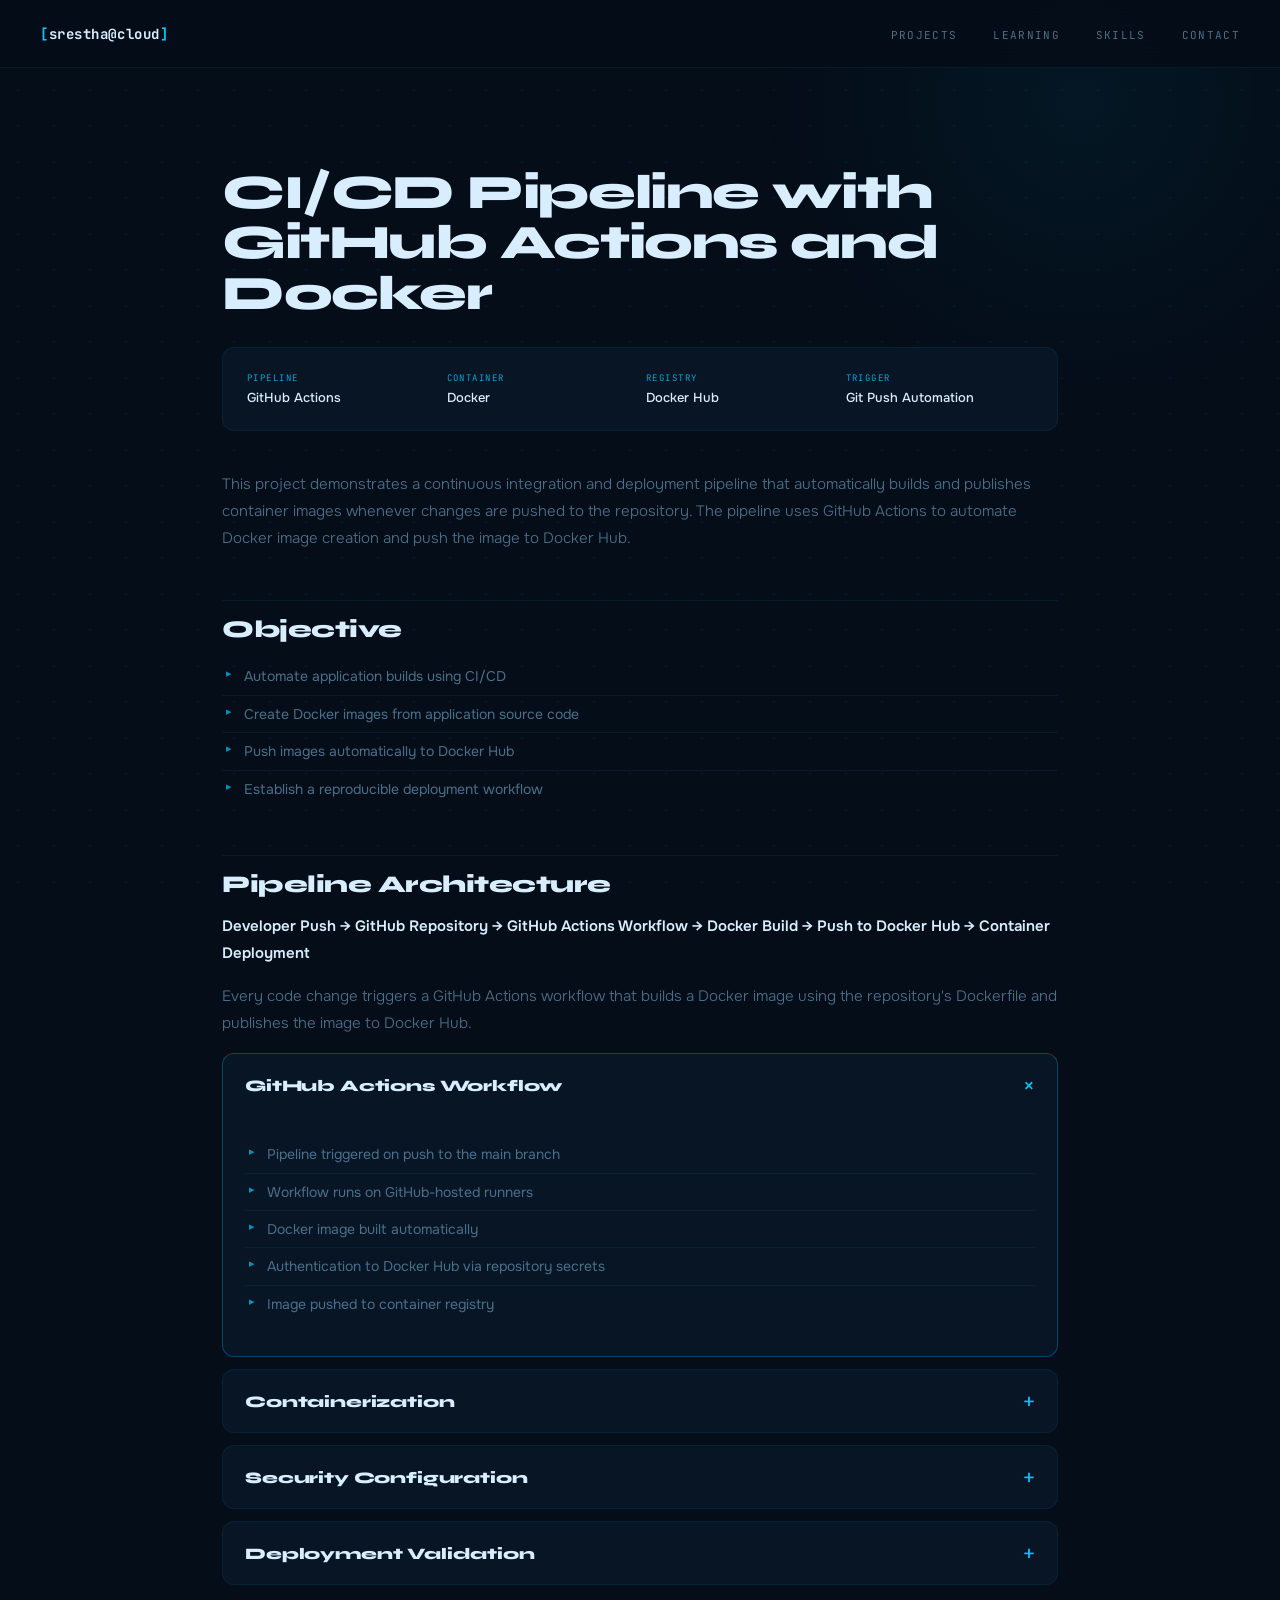
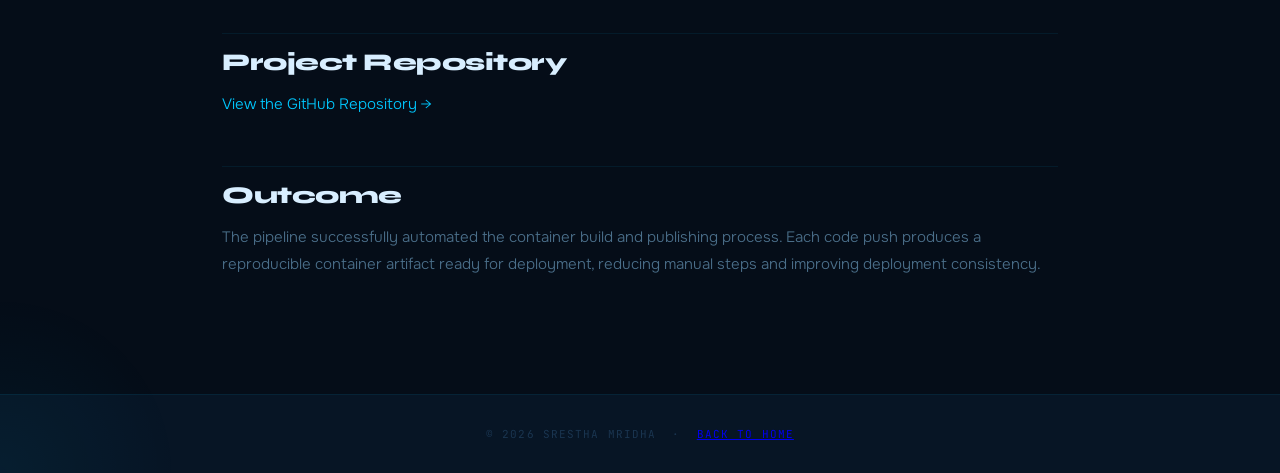
<file: projects/ci-pipeline.html>
<!DOCTYPE html>
<html lang="en">
<head>
<meta charset="UTF-8">
<meta name="viewport" content="width=device-width, initial-scale=1.0">
<title>CI/CD Pipeline with GitHub Actions & Docker | Srestha Mridha</title>
<link rel="stylesheet" href="../css/style.css">
</head>
<body>

<div id="lightbox"><span id="lightbox-close">&times;</span><img id="lightbox-img"></div>

<nav class="navbar">
  <div class="logo">
    <a href="../index.html" style="text-decoration:none;color:inherit;">
      <span class="logo-bracket">[</span>srestha@cloud<span class="logo-bracket">]</span>
    </a>
  </div>
  <ul class="nav-links">
    <li><a href="../index.html#projects">Projects</a></li>
    <li><a href="../index.html#learning">Learning</a></li>
    <li><a href="../index.html#skills">Skills</a></li>
    <li><a href="../index.html#contact">Contact</a></li>
  </ul>
</nav>


<section class="section project-layout">
<div class="container">

  <h1>CI/CD Pipeline with GitHub Actions and Docker</h1>

  <div class="project-summary">
    <div class="summary-item">
      <span class="summary-label">Pipeline</span>
      <span>GitHub Actions</span>
    </div>
    <div class="summary-item">
      <span class="summary-label">Container</span>
      <span>Docker</span>
    </div>
    <div class="summary-item">
      <span class="summary-label">Registry</span>
      <span>Docker Hub</span>
    </div>
    <div class="summary-item">
      <span class="summary-label">Trigger</span>
      <span>Git Push Automation</span>
    </div>
  </div>

  <p>
    This project demonstrates a continuous integration and deployment pipeline that
    automatically builds and publishes container images whenever changes are pushed to
    the repository. The pipeline uses GitHub Actions to automate Docker image creation
    and push the image to Docker Hub.
  </p>

  <h2>Objective</h2>
  <ul>
    <li>Automate application builds using CI/CD</li>
    <li>Create Docker images from application source code</li>
    <li>Push images automatically to Docker Hub</li>
    <li>Establish a reproducible deployment workflow</li>
  </ul>

  <h2>Pipeline Architecture</h2>
  <p><strong>Developer Push → GitHub Repository → GitHub Actions Workflow → Docker Build → Push to Docker Hub → Container Deployment</strong></p>
  <p>Every code change triggers a GitHub Actions workflow that builds a Docker image using the repository's Dockerfile and publishes the image to Docker Hub.</p>

  <details class="case-step" open>
    <summary>GitHub Actions Workflow</summary>
    <ul>
      <li>Pipeline triggered on push to the main branch</li>
      <li>Workflow runs on GitHub-hosted runners</li>
      <li>Docker image built automatically</li>
      <li>Authentication to Docker Hub via repository secrets</li>
      <li>Image pushed to container registry</li>
    </ul>
  </details>

  <details class="case-step">
    <summary>Containerization</summary>
    <ul>
      <li>Application packaged inside Docker container</li>
      <li>Nginx used as the web server</li>
      <li>Static web content served through container</li>
    </ul>
  </details>

  <details class="case-step">
    <summary>Security Configuration</summary>
    <ul>
      <li>Docker Hub credentials stored as GitHub Secrets</li>
      <li>Secrets injected securely during pipeline execution</li>
      <li>No credentials exposed in repository code</li>
    </ul>
  </details>

  <details class="case-step">
    <summary>Deployment Validation</summary>
    <ul>
      <li>Docker image successfully pushed to Docker Hub</li>
      <li>Image pulled locally from registry</li>
      <li>Container launched using Docker runtime</li>
      <li>Application verified through browser access</li>
    </ul>
  </details>

  <h2>Project Repository</h2>
  <p>
    <a href="https://github.com/SresthaMridha/aws-portfolio-website" target="_blank">
      View the GitHub Repository →
    </a>
  </p>

  <h2>Outcome</h2>
  <p>
    The pipeline successfully automated the container build and publishing process.
    Each code push produces a reproducible container artifact ready for deployment,
    reducing manual steps and improving deployment consistency.
  </p>

</div>
</section>

<footer class="footer">
  <p>© 2026 Srestha Mridha &nbsp;·&nbsp; <a href="../index.html">Back to Home</a></p>
</footer>

<script src="../js/script.js"></script>
</body>
</html>
</file>
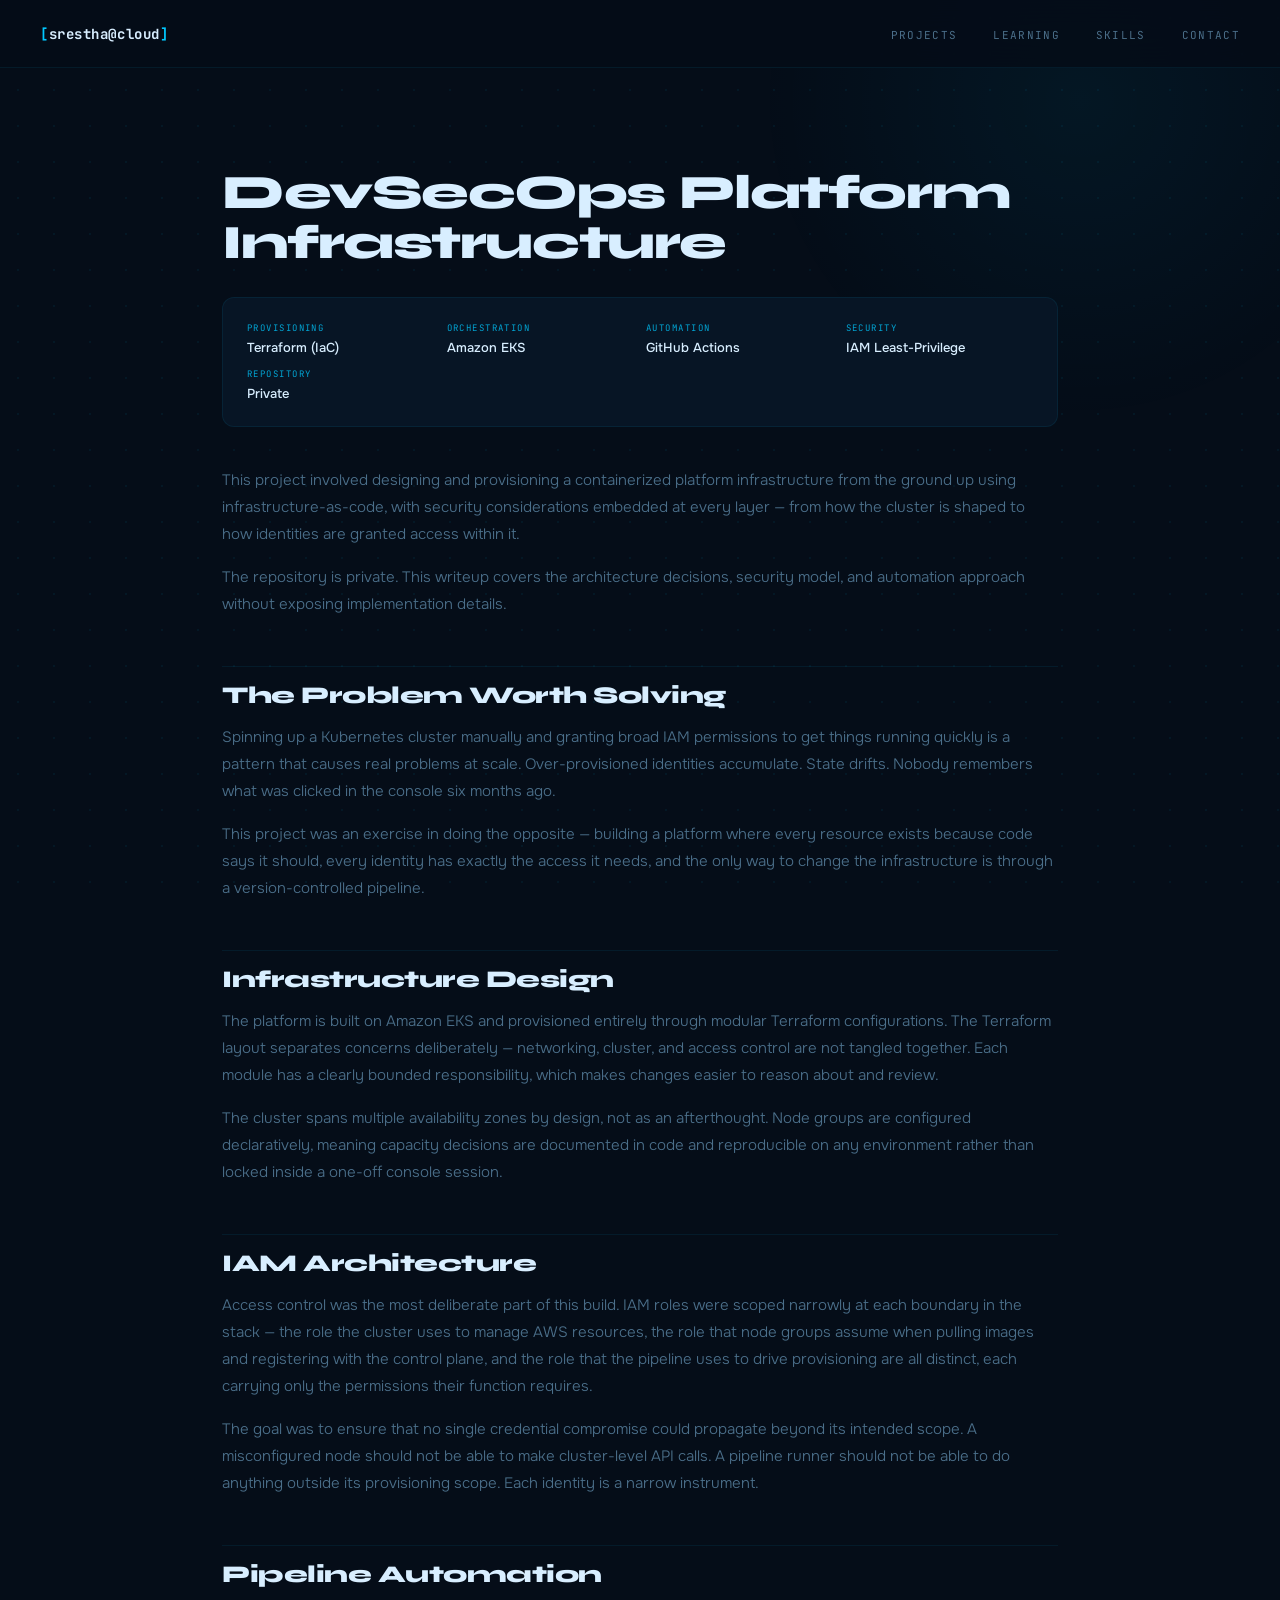
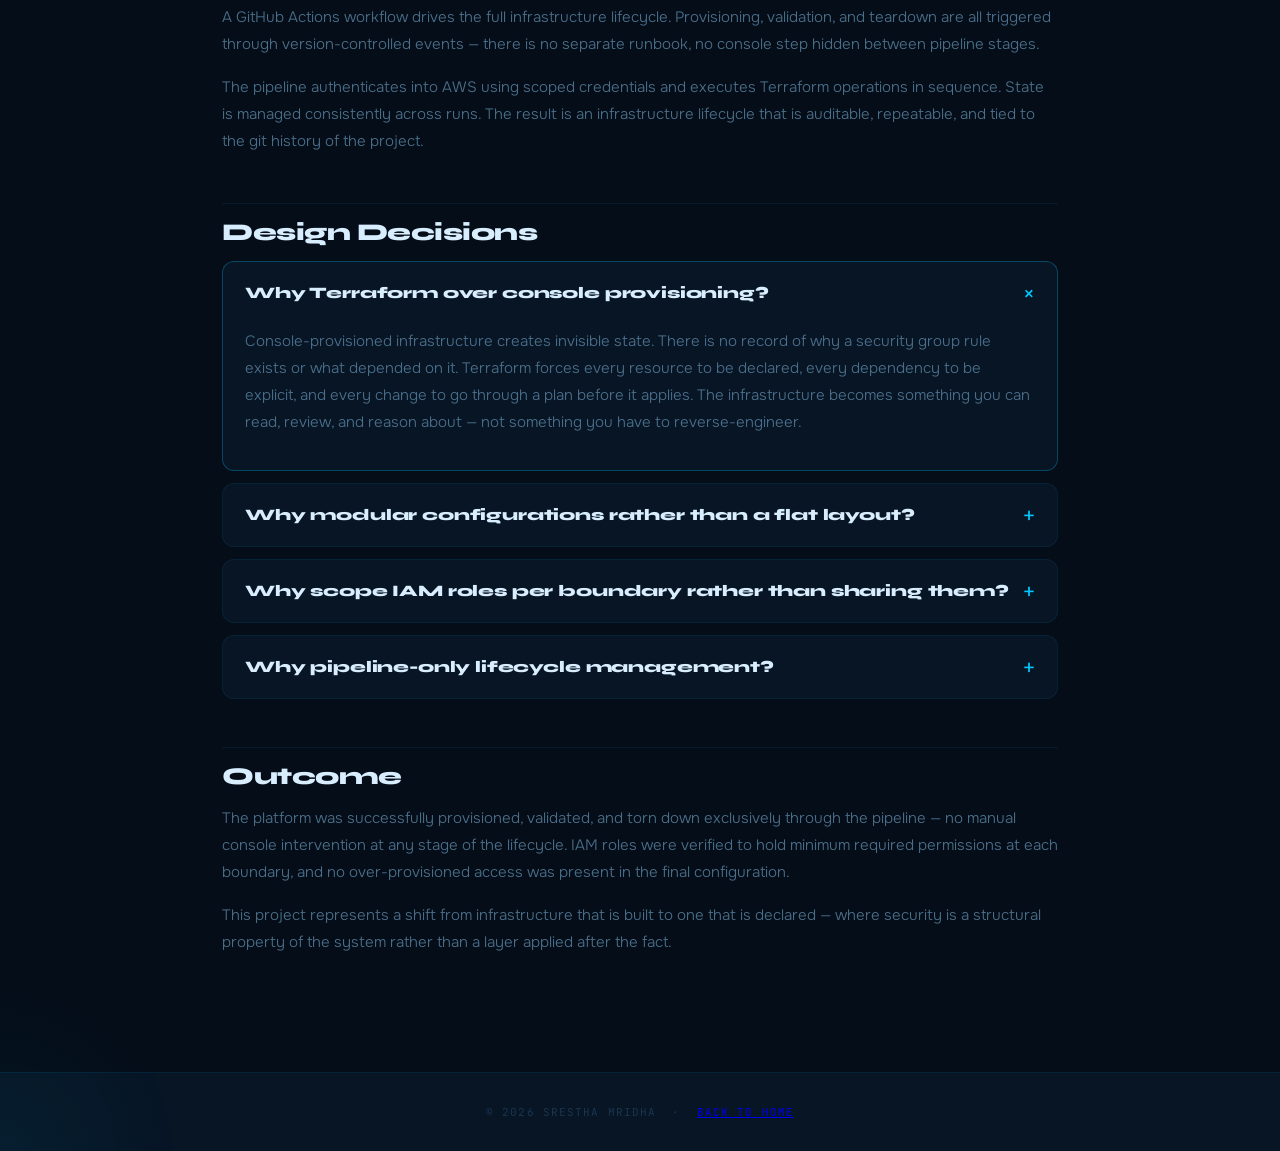
<file: projects/devsecops-platform-infra.html>
<!DOCTYPE html>
<html lang="en">
<head>
<meta charset="UTF-8">
<meta name="viewport" content="width=device-width, initial-scale=1.0">
<title>DevSecOps Platform Infrastructure | Srestha Mridha</title>
<link rel="stylesheet" href="../css/style.css">
</head>
<body>

<nav class="navbar">
  <div class="logo">
    <a href="../index.html" style="text-decoration:none;color:inherit;">
      <span class="logo-bracket">[</span>srestha@cloud<span class="logo-bracket">]</span>
    </a>
  </div>
  <ul class="nav-links">
    <li><a href="../index.html#projects">Projects</a></li>
    <li><a href="../index.html#learning">Learning</a></li>
    <li><a href="../index.html#skills">Skills</a></li>
    <li><a href="../index.html#contact">Contact</a></li>
  </ul>
</nav>


<section class="section project-layout">
<div class="container">

  <h1>DevSecOps Platform Infrastructure</h1>

  <div class="project-summary">
    <div class="summary-item">
      <span class="summary-label">Provisioning</span>
      <span>Terraform (IaC)</span>
    </div>
    <div class="summary-item">
      <span class="summary-label">Orchestration</span>
      <span>Amazon EKS</span>
    </div>
    <div class="summary-item">
      <span class="summary-label">Automation</span>
      <span>GitHub Actions</span>
    </div>
    <div class="summary-item">
      <span class="summary-label">Security</span>
      <span>IAM Least-Privilege</span>
    </div>
    <div class="summary-item">
      <span class="summary-label">Repository</span>
      <span>Private</span>
    </div>
  </div>

  <p>
    This project involved designing and provisioning a containerized platform infrastructure
    from the ground up using infrastructure-as-code, with security considerations embedded at
    every layer — from how the cluster is shaped to how identities are granted access within it.
  </p>
  <p>
    The repository is private. This writeup covers the architecture decisions, security model,
    and automation approach without exposing implementation details.
  </p>

  <h2>The Problem Worth Solving</h2>
  <p>
    Spinning up a Kubernetes cluster manually and granting broad IAM permissions to get things
    running quickly is a pattern that causes real problems at scale. Over-provisioned identities
    accumulate. State drifts. Nobody remembers what was clicked in the console six months ago.
  </p>
  <p>
    This project was an exercise in doing the opposite — building a platform where every resource
    exists because code says it should, every identity has exactly the access it needs, and the
    only way to change the infrastructure is through a version-controlled pipeline.
  </p>

  <h2>Infrastructure Design</h2>
  <p>
    The platform is built on Amazon EKS and provisioned entirely through modular Terraform
    configurations. The Terraform layout separates concerns deliberately — networking, cluster,
    and access control are not tangled together. Each module has a clearly bounded responsibility,
    which makes changes easier to reason about and review.
  </p>
  <p>
    The cluster spans multiple availability zones by design, not as an afterthought.
    Node groups are configured declaratively, meaning capacity decisions are documented in code
    and reproducible on any environment rather than locked inside a one-off console session.
  </p>

  <h2>IAM Architecture</h2>
  <p>
    Access control was the most deliberate part of this build. IAM roles were scoped narrowly
    at each boundary in the stack — the role the cluster uses to manage AWS resources, the role
    that node groups assume when pulling images and registering with the control plane, and the
    role that the pipeline uses to drive provisioning are all distinct, each carrying only the
    permissions their function requires.
  </p>
  <p>
    The goal was to ensure that no single credential compromise could propagate beyond its
    intended scope. A misconfigured node should not be able to make cluster-level API calls.
    A pipeline runner should not be able to do anything outside its provisioning scope.
    Each identity is a narrow instrument.
  </p>

  <h2>Pipeline Automation</h2>
  <p>
    A GitHub Actions workflow drives the full infrastructure lifecycle. Provisioning, validation,
    and teardown are all triggered through version-controlled events — there is no separate
    runbook, no console step hidden between pipeline stages.
  </p>
  <p>
    The pipeline authenticates into AWS using scoped credentials and executes Terraform operations
    in sequence. State is managed consistently across runs. The result is an infrastructure
    lifecycle that is auditable, repeatable, and tied to the git history of the project.
  </p>

  <h2>Design Decisions</h2>

  <details class="case-step" open>
    <summary>Why Terraform over console provisioning?</summary>
    <p>
      Console-provisioned infrastructure creates invisible state. There is no record of why a
      security group rule exists or what depended on it. Terraform forces every resource to be
      declared, every dependency to be explicit, and every change to go through a plan before it
      applies. The infrastructure becomes something you can read, review, and reason about —
      not something you have to reverse-engineer.
    </p>
  </details>

  <details class="case-step">
    <summary>Why modular configurations rather than a flat layout?</summary>
    <p>
      A single flat Terraform file works fine until it doesn't. Modules enforce a boundary
      between what something does and how it does it. They make it possible to change the
      networking layer without touching the cluster configuration, or to reuse node group
      patterns across environments without duplicating logic. The upfront cost is structure.
      The payoff is maintainability.
    </p>
  </details>

  <details class="case-step">
    <summary>Why scope IAM roles per boundary rather than sharing them?</summary>
    <p>
      A shared role with broad permissions is a convenience that hides risk. When a node group
      and a pipeline runner share credentials, the compromise surface of each expands to include
      everything the other can do. Narrow roles make the blast radius of any failure predictable.
      They also make the intent of each identity legible in the policy.
    </p>
  </details>

  <details class="case-step">
    <summary>Why pipeline-only lifecycle management?</summary>
    <p>
      Manual infrastructure changes introduce drift — the gap between what the code describes
      and what actually exists in the environment. Once that gap exists, the codebase is no longer
      the source of truth. Restricting all changes to the pipeline eliminates that gap by design.
      It also means every infrastructure change is reviewed, logged, and reversible.
    </p>
  </details>

  <h2>Outcome</h2>
  <p>
    The platform was successfully provisioned, validated, and torn down exclusively through
    the pipeline — no manual console intervention at any stage of the lifecycle. IAM roles were
    verified to hold minimum required permissions at each boundary, and no over-provisioned
    access was present in the final configuration.
  </p>
  <p>
    This project represents a shift from infrastructure that is built to one that is declared —
    where security is a structural property of the system rather than a layer applied after the fact.
  </p>

</div>
</section>

<footer class="footer">
  <p>© 2026 Srestha Mridha &nbsp;·&nbsp; <a href="../index.html">Back to Home</a></p>
</footer>

<script src="../js/script.js"></script>
</body>
</html>
</file>
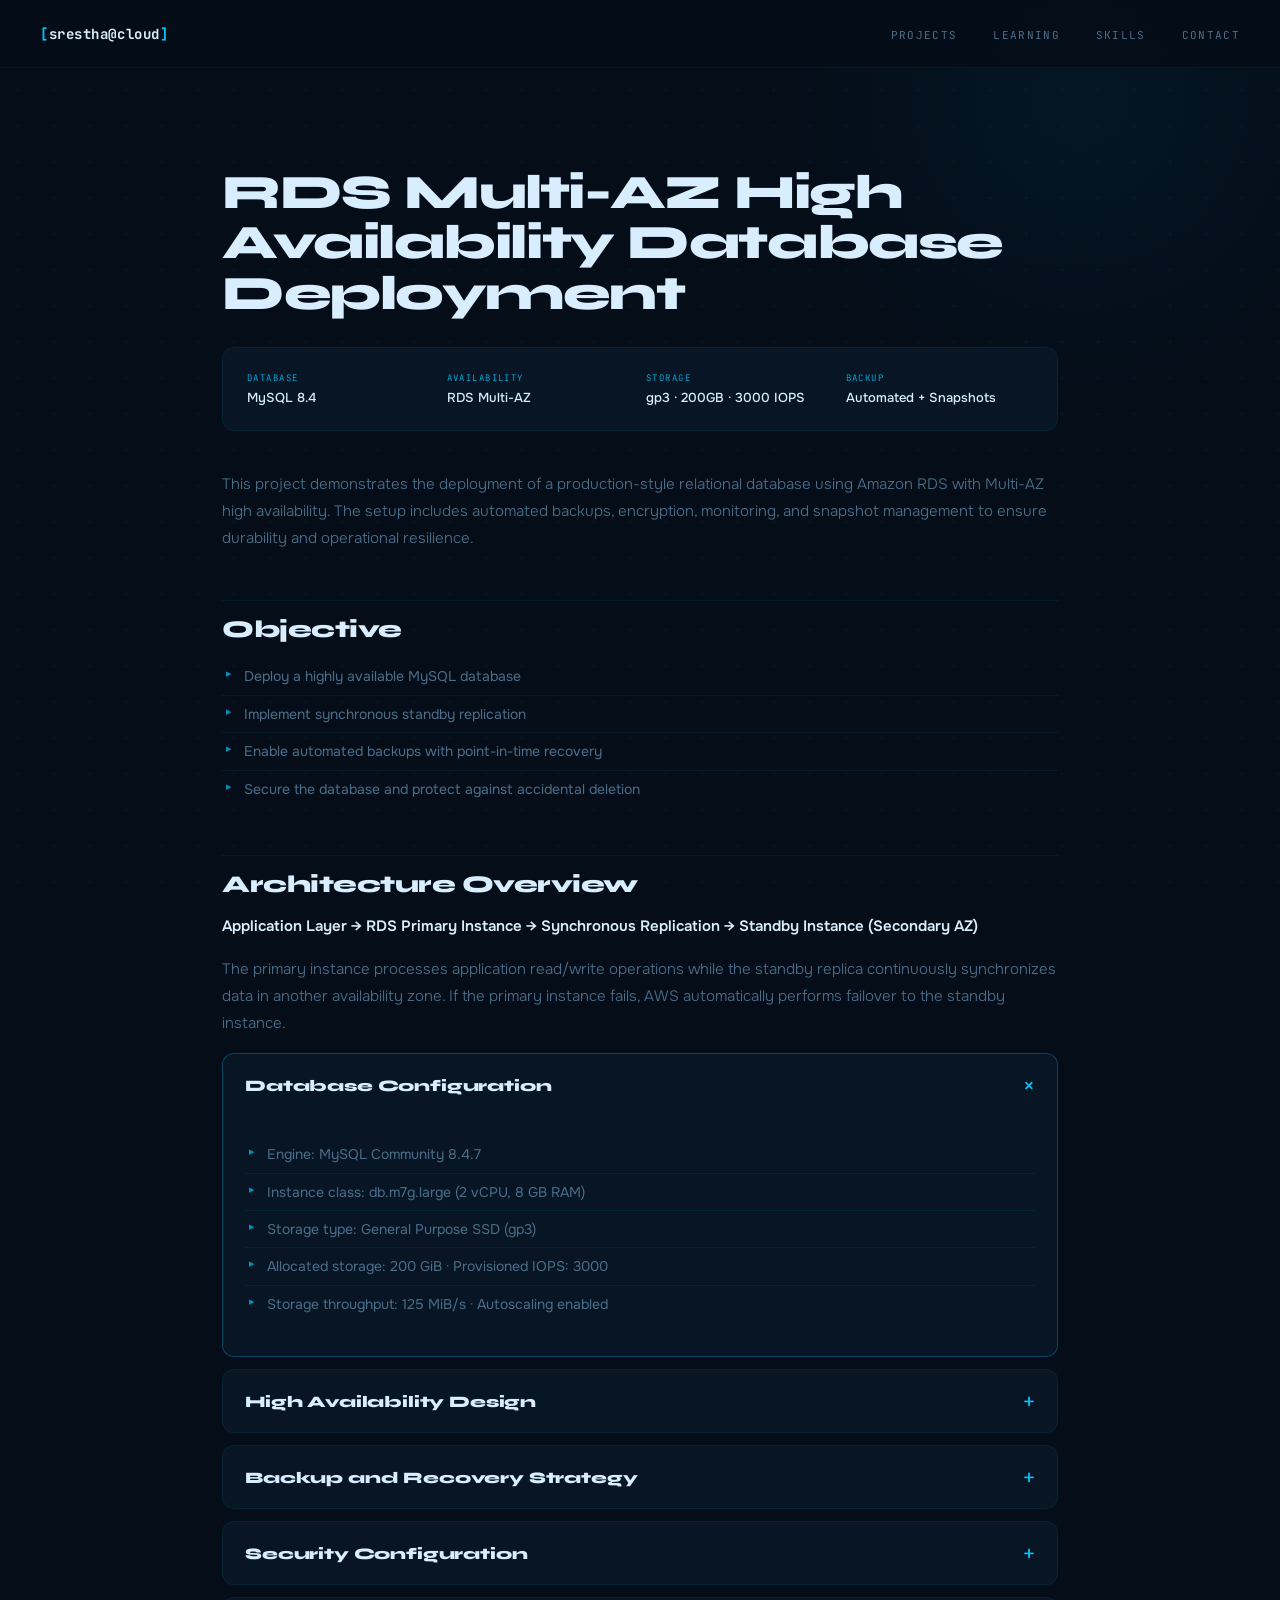
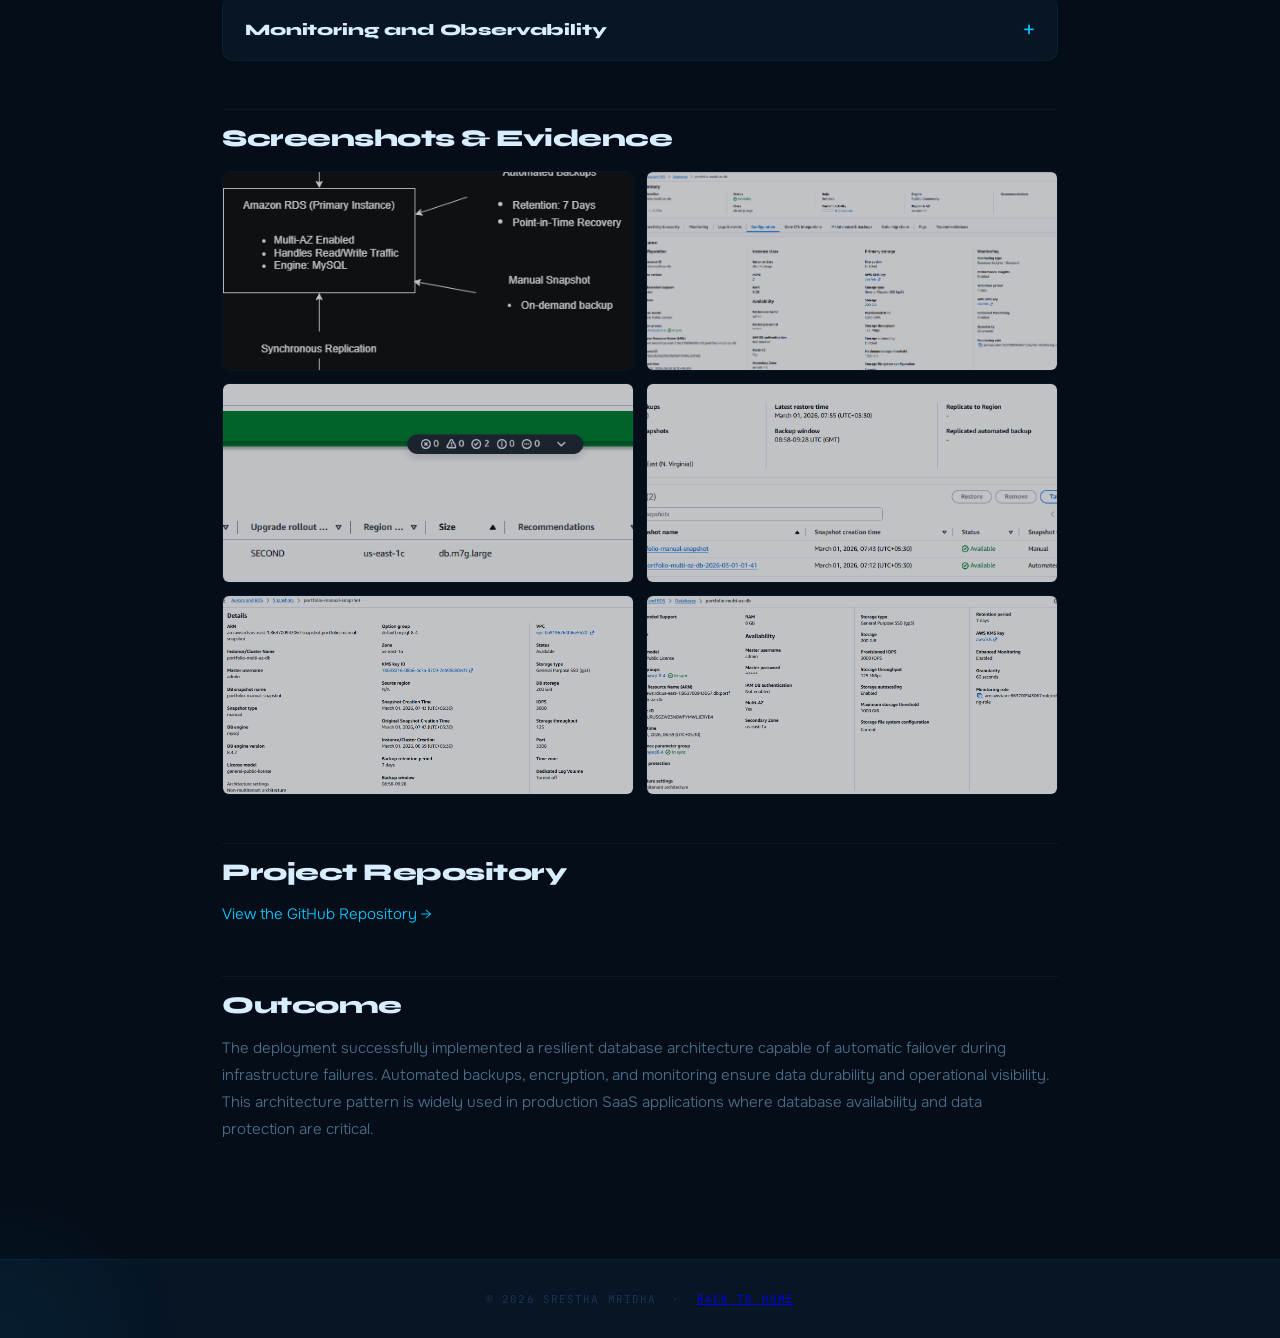
<file: projects/rds-ha.html>
<!DOCTYPE html>
<html lang="en">
<head>
<meta charset="UTF-8">
<meta name="viewport" content="width=device-width, initial-scale=1.0">
<title>RDS Multi-AZ High Availability Database | Srestha Mridha</title>
<link rel="stylesheet" href="../css/style.css">
</head>
<body>

<div id="lightbox"><span id="lightbox-close">&times;</span><img id="lightbox-img"></div>

<nav class="navbar">
  <div class="logo">
    <a href="../index.html" style="text-decoration:none;color:inherit;">
      <span class="logo-bracket">[</span>srestha@cloud<span class="logo-bracket">]</span>
    </a>
  </div>
  <ul class="nav-links">
    <li><a href="../index.html#projects">Projects</a></li>
    <li><a href="../index.html#learning">Learning</a></li>
    <li><a href="../index.html#skills">Skills</a></li>
    <li><a href="../index.html#contact">Contact</a></li>
  </ul>
</nav>


<section class="section project-layout">
<div class="container">

  <h1>RDS Multi-AZ High Availability Database Deployment</h1>

  <div class="project-summary">
    <div class="summary-item">
      <span class="summary-label">Database</span>
      <span>MySQL 8.4</span>
    </div>
    <div class="summary-item">
      <span class="summary-label">Availability</span>
      <span>RDS Multi-AZ</span>
    </div>
    <div class="summary-item">
      <span class="summary-label">Storage</span>
      <span>gp3 · 200GB · 3000 IOPS</span>
    </div>
    <div class="summary-item">
      <span class="summary-label">Backup</span>
      <span>Automated + Snapshots</span>
    </div>
  </div>

  <p>
    This project demonstrates the deployment of a production-style relational database using
    Amazon RDS with Multi-AZ high availability. The setup includes automated backups, encryption,
    monitoring, and snapshot management to ensure durability and operational resilience.
  </p>

  <h2>Objective</h2>
  <ul>
    <li>Deploy a highly available MySQL database</li>
    <li>Implement synchronous standby replication</li>
    <li>Enable automated backups with point-in-time recovery</li>
    <li>Secure the database and protect against accidental deletion</li>
  </ul>

  <h2>Architecture Overview</h2>
  <p><strong>Application Layer → RDS Primary Instance → Synchronous Replication → Standby Instance (Secondary AZ)</strong></p>
  <p>
    The primary instance processes application read/write operations while the standby replica
    continuously synchronizes data in another availability zone. If the primary instance fails,
    AWS automatically performs failover to the standby instance.
  </p>

  <details class="case-step" open>
    <summary>Database Configuration</summary>
    <ul>
      <li>Engine: MySQL Community 8.4.7</li>
      <li>Instance class: db.m7g.large (2 vCPU, 8 GB RAM)</li>
      <li>Storage type: General Purpose SSD (gp3)</li>
      <li>Allocated storage: 200 GiB · Provisioned IOPS: 3000</li>
      <li>Storage throughput: 125 MiB/s · Autoscaling enabled</li>
    </ul>
  </details>

  <details class="case-step">
    <summary>High Availability Design</summary>
    <ul>
      <li>Multi-AZ deployment enabled</li>
      <li>Synchronous replication to standby instance</li>
      <li>Automatic failover handled by AWS</li>
      <li>Standby instance remains inaccessible to applications</li>
    </ul>
    <p>This configuration ensures minimal downtime during infrastructure failures.</p>
  </details>

  <details class="case-step">
    <summary>Backup and Recovery Strategy</summary>
    <ul>
      <li>Automated backups enabled with 7-day retention</li>
      <li>Point-in-Time Recovery supported</li>
      <li>Backup window configured</li>
      <li>Manual snapshots created for additional restore points</li>
    </ul>
  </details>

  <details class="case-step">
    <summary>Security Configuration</summary>
    <ul>
      <li>Database encryption enabled using AWS KMS</li>
      <li>Public access disabled</li>
      <li>Deletion protection enabled</li>
      <li>Database accessible only from application layer</li>
    </ul>
  </details>

  <details class="case-step">
    <summary>Monitoring and Observability</summary>
    <ul>
      <li>Enhanced Monitoring enabled (60s granularity)</li>
      <li>Performance Insights enabled</li>
      <li>IAM monitoring role configured</li>
    </ul>
    <p>Monitoring metrics provide visibility into database performance, resource utilization, and query activity.</p>
  </details>

  <h2>Screenshots & Evidence</h2>
  <div class="image-grid">
    <img src="../assets/images/rds-ha/architecture.png" alt="RDS Multi-AZ Architecture">
    <img src="../assets/images/rds-ha/summary.png" alt="RDS Instance Summary">
    <img src="../assets/images/rds-ha/configuration.png" alt="RDS Configuration">
    <img src="../assets/images/rds-ha/backups.png" alt="Backup Configuration">
    <img src="../assets/images/rds-ha/snapshots.png" alt="Snapshots">
    <img src="../assets/images/rds-ha/maintenance.png" alt="Maintenance Settings">
  </div>

  <h2>Project Repository</h2>
  <p>
    <a href="https://github.com/SresthaMridha/aws-rds-multiaz-ha-database.git" target="_blank">
      View the GitHub Repository →
    </a>
  </p>

  <h2>Outcome</h2>
  <p>
    The deployment successfully implemented a resilient database architecture capable of automatic
    failover during infrastructure failures. Automated backups, encryption, and monitoring ensure
    data durability and operational visibility. This architecture pattern is widely used in
    production SaaS applications where database availability and data protection are critical.
  </p>

</div>
</section>

<footer class="footer">
  <p>© 2026 Srestha Mridha &nbsp;·&nbsp; <a href="../index.html">Back to Home</a></p>
</footer>

<script src="../js/script.js"></script>
</body>
</html>
</file>
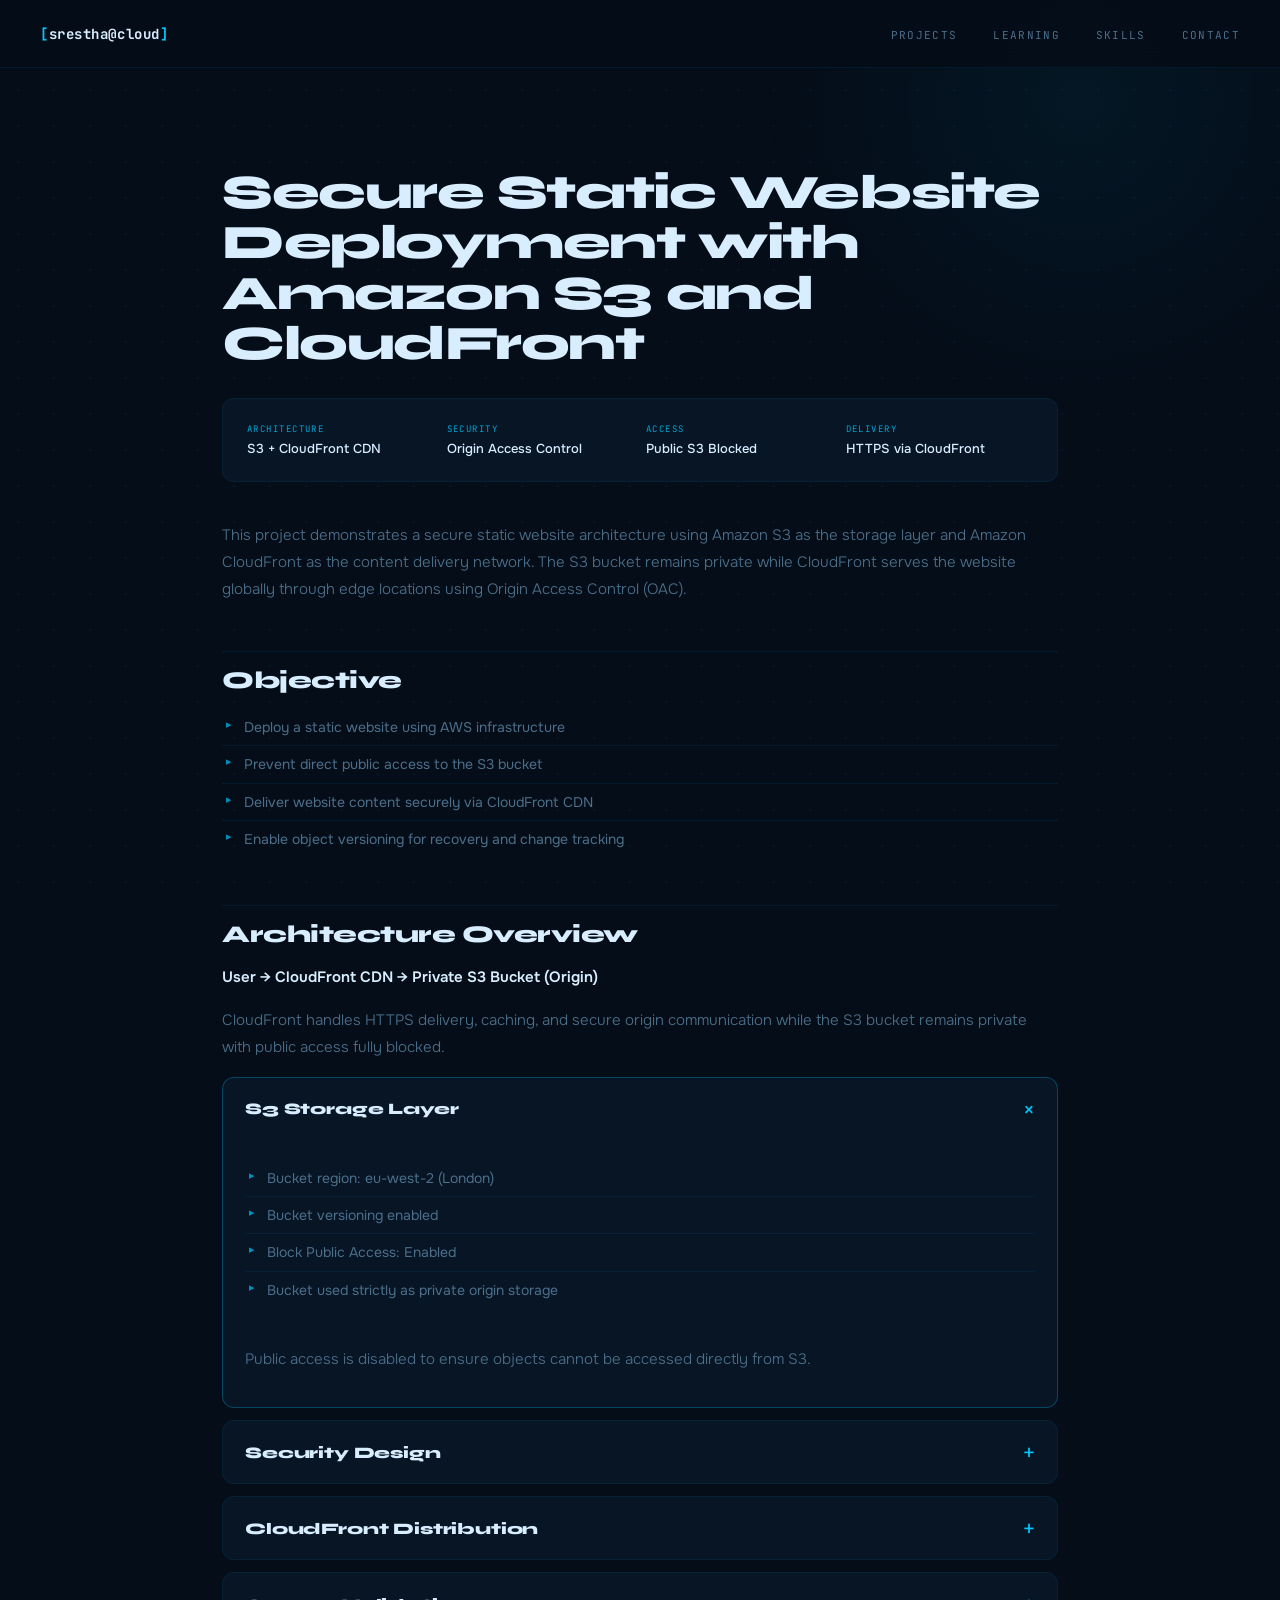
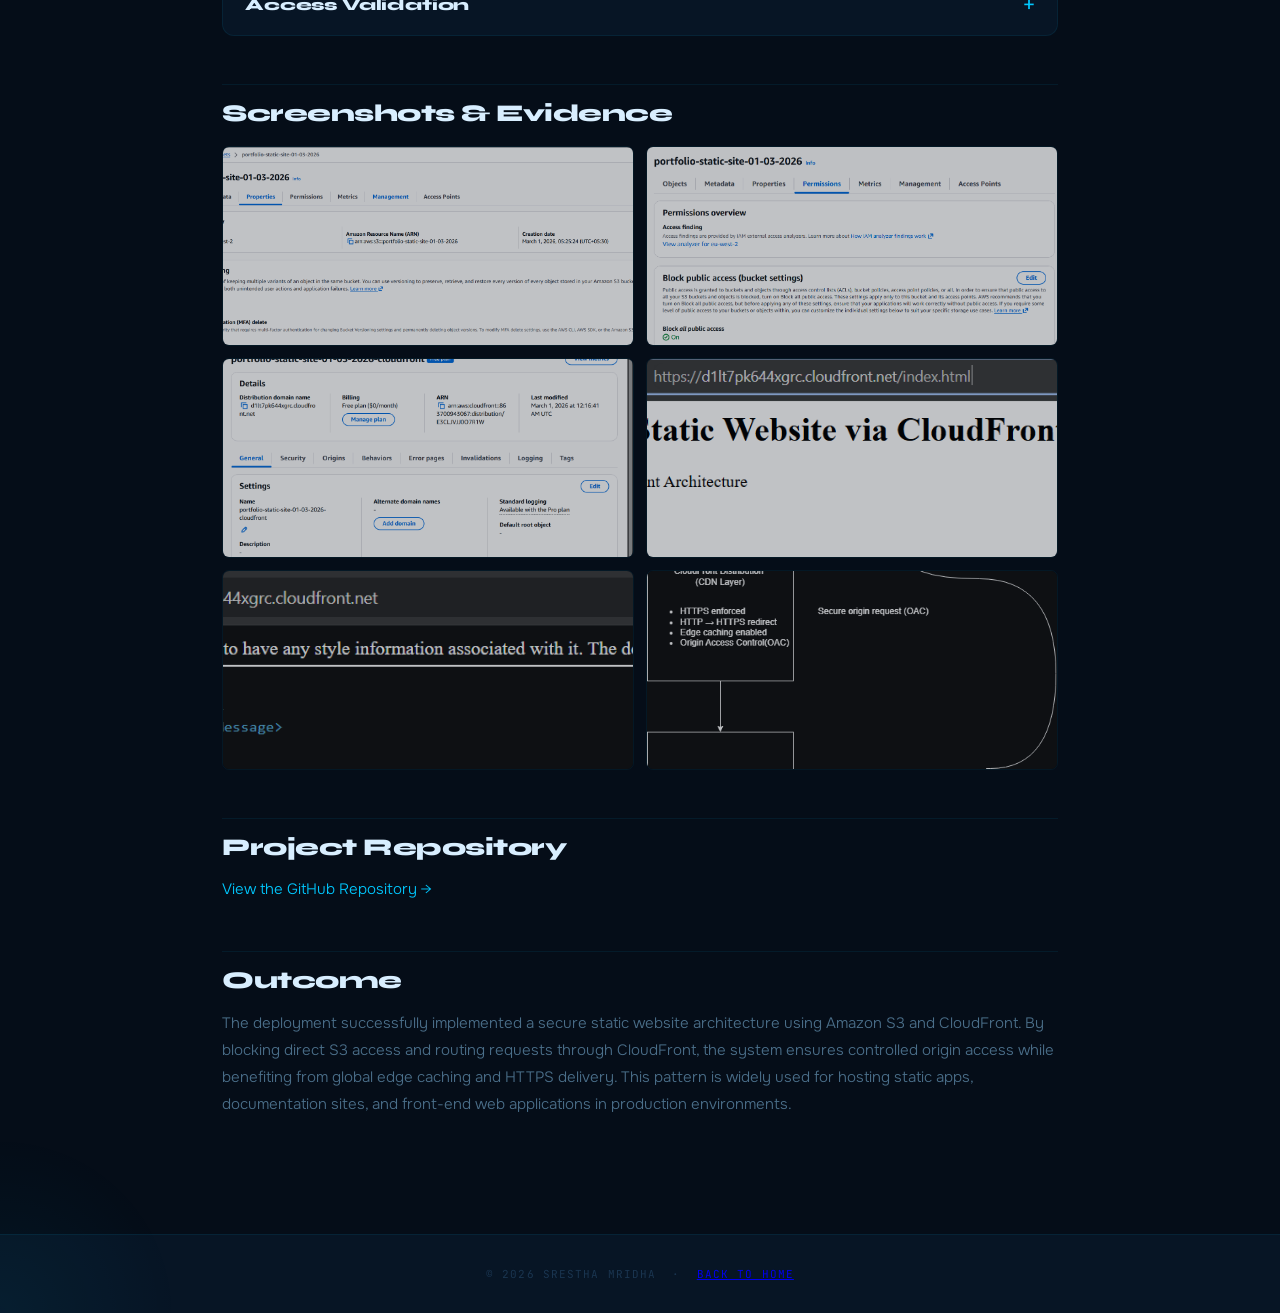
<file: projects/s3-cloudfront.html>
<!DOCTYPE html>
<html lang="en">
<head>
<meta charset="UTF-8">
<meta name="viewport" content="width=device-width, initial-scale=1.0">
<title>Secure Static Website with S3 and CloudFront | Srestha Mridha</title>
<link rel="stylesheet" href="../css/style.css">
</head>
<body>

<div id="lightbox"><span id="lightbox-close">&times;</span><img id="lightbox-img"></div>

<nav class="navbar">
  <div class="logo">
    <a href="../index.html" style="text-decoration:none;color:inherit;">
      <span class="logo-bracket">[</span>srestha@cloud<span class="logo-bracket">]</span>
    </a>
  </div>
  <ul class="nav-links">
    <li><a href="../index.html#projects">Projects</a></li>
    <li><a href="../index.html#learning">Learning</a></li>
    <li><a href="../index.html#skills">Skills</a></li>
    <li><a href="../index.html#contact">Contact</a></li>
  </ul>
</nav>


<section class="section project-layout">
<div class="container">

  <h1>Secure Static Website Deployment with Amazon S3 and CloudFront</h1>

  <div class="project-summary">
    <div class="summary-item">
      <span class="summary-label">Architecture</span>
      <span>S3 + CloudFront CDN</span>
    </div>
    <div class="summary-item">
      <span class="summary-label">Security</span>
      <span>Origin Access Control</span>
    </div>
    <div class="summary-item">
      <span class="summary-label">Access</span>
      <span>Public S3 Blocked</span>
    </div>
    <div class="summary-item">
      <span class="summary-label">Delivery</span>
      <span>HTTPS via CloudFront</span>
    </div>
  </div>

  <p>
    This project demonstrates a secure static website architecture using Amazon S3 as the
    storage layer and Amazon CloudFront as the content delivery network. The S3 bucket remains
    private while CloudFront serves the website globally through edge locations using
    Origin Access Control (OAC).
  </p>

  <h2>Objective</h2>
  <ul>
    <li>Deploy a static website using AWS infrastructure</li>
    <li>Prevent direct public access to the S3 bucket</li>
    <li>Deliver website content securely via CloudFront CDN</li>
    <li>Enable object versioning for recovery and change tracking</li>
  </ul>

  <h2>Architecture Overview</h2>
  <p><strong>User → CloudFront CDN → Private S3 Bucket (Origin)</strong></p>
  <p>
    CloudFront handles HTTPS delivery, caching, and secure origin communication while the
    S3 bucket remains private with public access fully blocked.
  </p>

  <details class="case-step" open>
    <summary>S3 Storage Layer</summary>
    <ul>
      <li>Bucket region: eu-west-2 (London)</li>
      <li>Bucket versioning enabled</li>
      <li>Block Public Access: Enabled</li>
      <li>Bucket used strictly as private origin storage</li>
    </ul>
    <p>Public access is disabled to ensure objects cannot be accessed directly from S3.</p>
  </details>

  <details class="case-step">
    <summary>Security Design</summary>
    <ul>
      <li>S3 Block Public Access enabled</li>
      <li>CloudFront Origin Access Control (OAC) configured</li>
      <li>Direct S3 URL access blocked</li>
      <li>All content served only through CloudFront</li>
    </ul>
    <p>This prevents origin bypass attacks where users attempt to access the storage layer directly.</p>
  </details>

  <details class="case-step">
    <summary>CloudFront Distribution</summary>
    <ul>
      <li>HTTPS enabled for secure delivery</li>
      <li>Edge caching enabled</li>
      <li>Origin Access Control configured for private S3 access</li>
      <li>Content distributed globally through AWS edge locations</li>
    </ul>
  </details>

  <details class="case-step">
    <summary>Access Validation</summary>
    <ul>
      <li>Website successfully served via CloudFront distribution</li>
      <li>Direct S3 access verified as blocked</li>
      <li>AccessDenied error confirmed when bypassing CDN</li>
    </ul>
    <p>This confirms that the S3 bucket is secured and accessible only through the CloudFront distribution.</p>
  </details>

  <h2>Screenshots & Evidence</h2>
  <div class="image-grid">
    <img src="../assets/images/s3-cloudfront/01-s3-bucket-properties.png" alt="S3 Bucket Properties">
    <img src="../assets/images/s3-cloudfront/02-s3-permissions.png" alt="S3 Permissions">
    <img src="../assets/images/s3-cloudfront/03-cloudfront-distribution.png" alt="CloudFront Distribution">
    <img src="../assets/images/s3-cloudfront/04-cloudfront-website-access.png" alt="Website Served Through CloudFront">
    <img src="../assets/images/s3-cloudfront/05-cloudfront-access-denied-error.png" alt="Direct S3 Access Denied">
    <img src="../assets/images/s3-cloudfront/06-architecture-diagram.png" alt="Architecture Diagram">
  </div>

  <h2>Project Repository</h2>
  <p>
    <a href="https://github.com/SresthaMridha/aws-static-website-s3-cloudfront.git" target="_blank">
      View the GitHub Repository →
    </a>
  </p>

  <h2>Outcome</h2>
  <p>
    The deployment successfully implemented a secure static website architecture using Amazon S3
    and CloudFront. By blocking direct S3 access and routing requests through CloudFront, the
    system ensures controlled origin access while benefiting from global edge caching and
    HTTPS delivery. This pattern is widely used for hosting static apps, documentation sites,
    and front-end web applications in production environments.
  </p>

</div>
</section>

<footer class="footer">
  <p>© 2026 Srestha Mridha &nbsp;·&nbsp; <a href="../index.html">Back to Home</a></p>
</footer>

<script src="../js/script.js"></script>
</body>
</html>
</file>
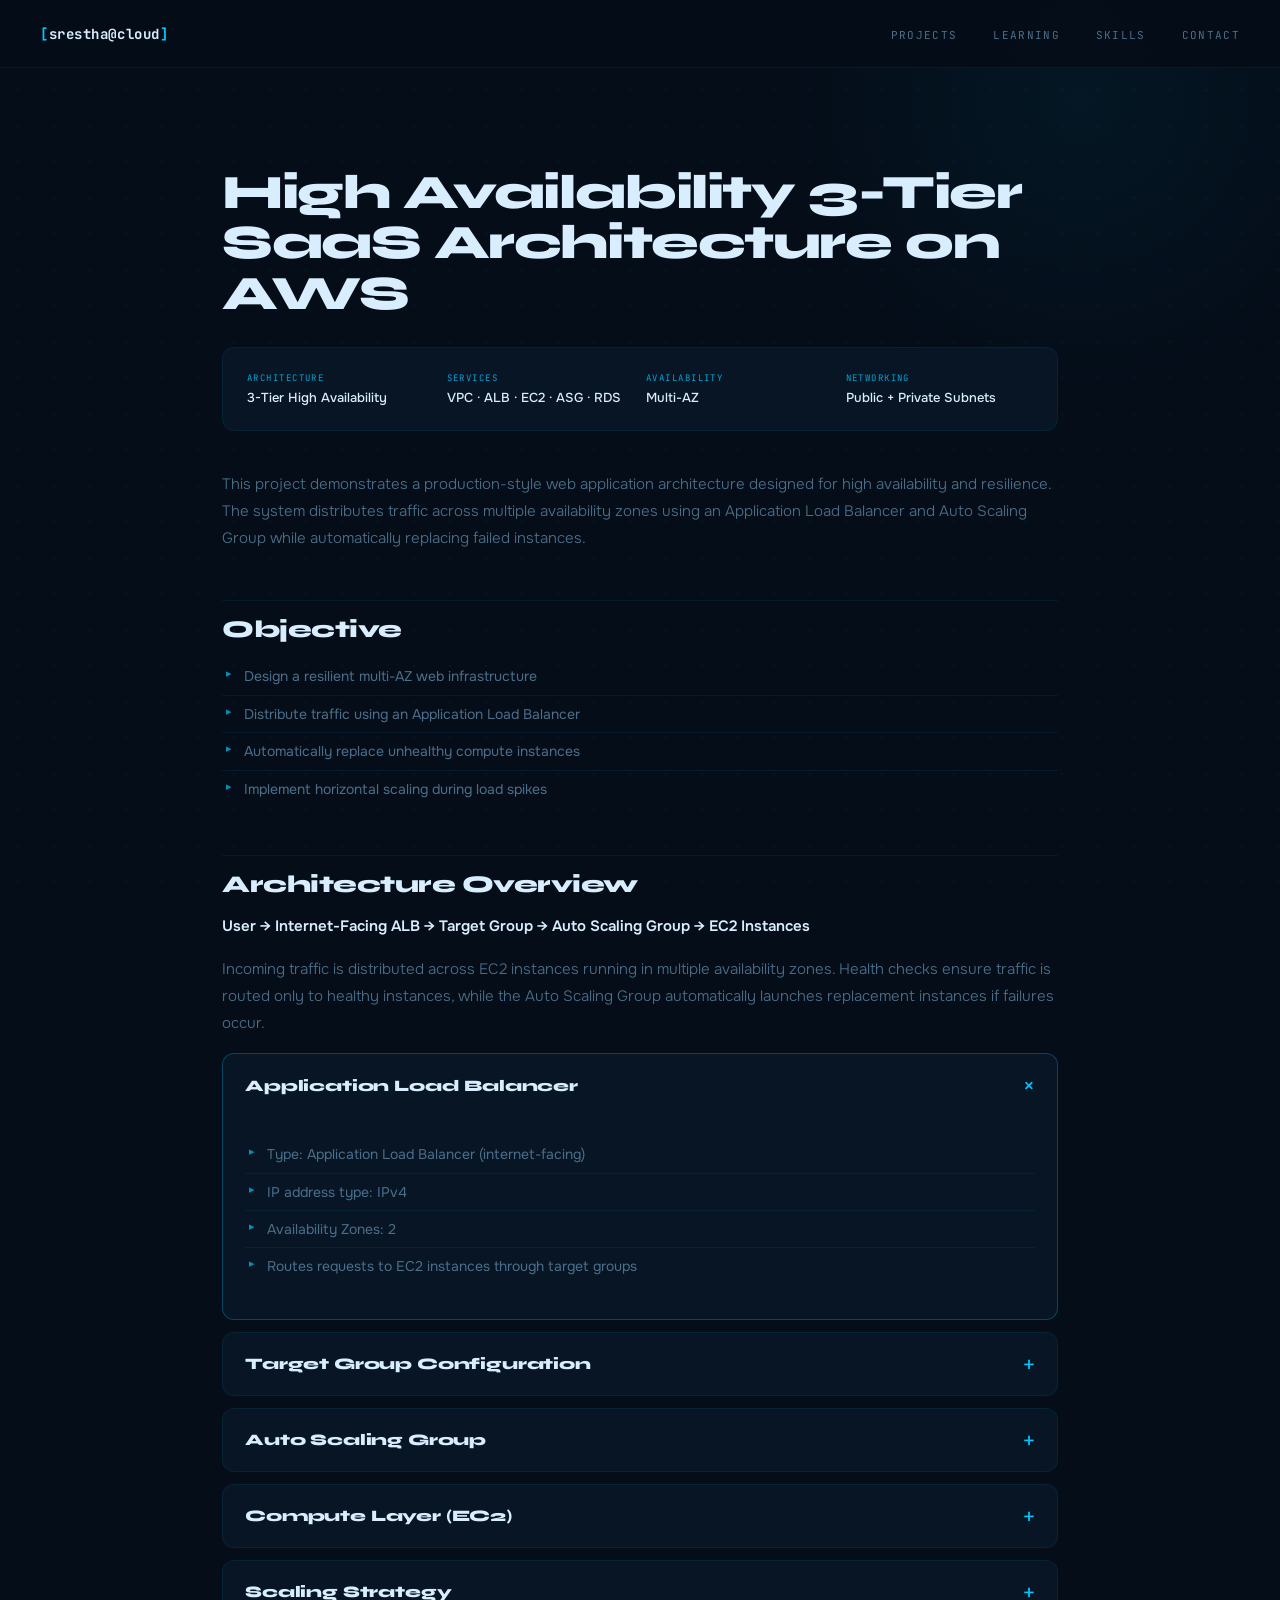
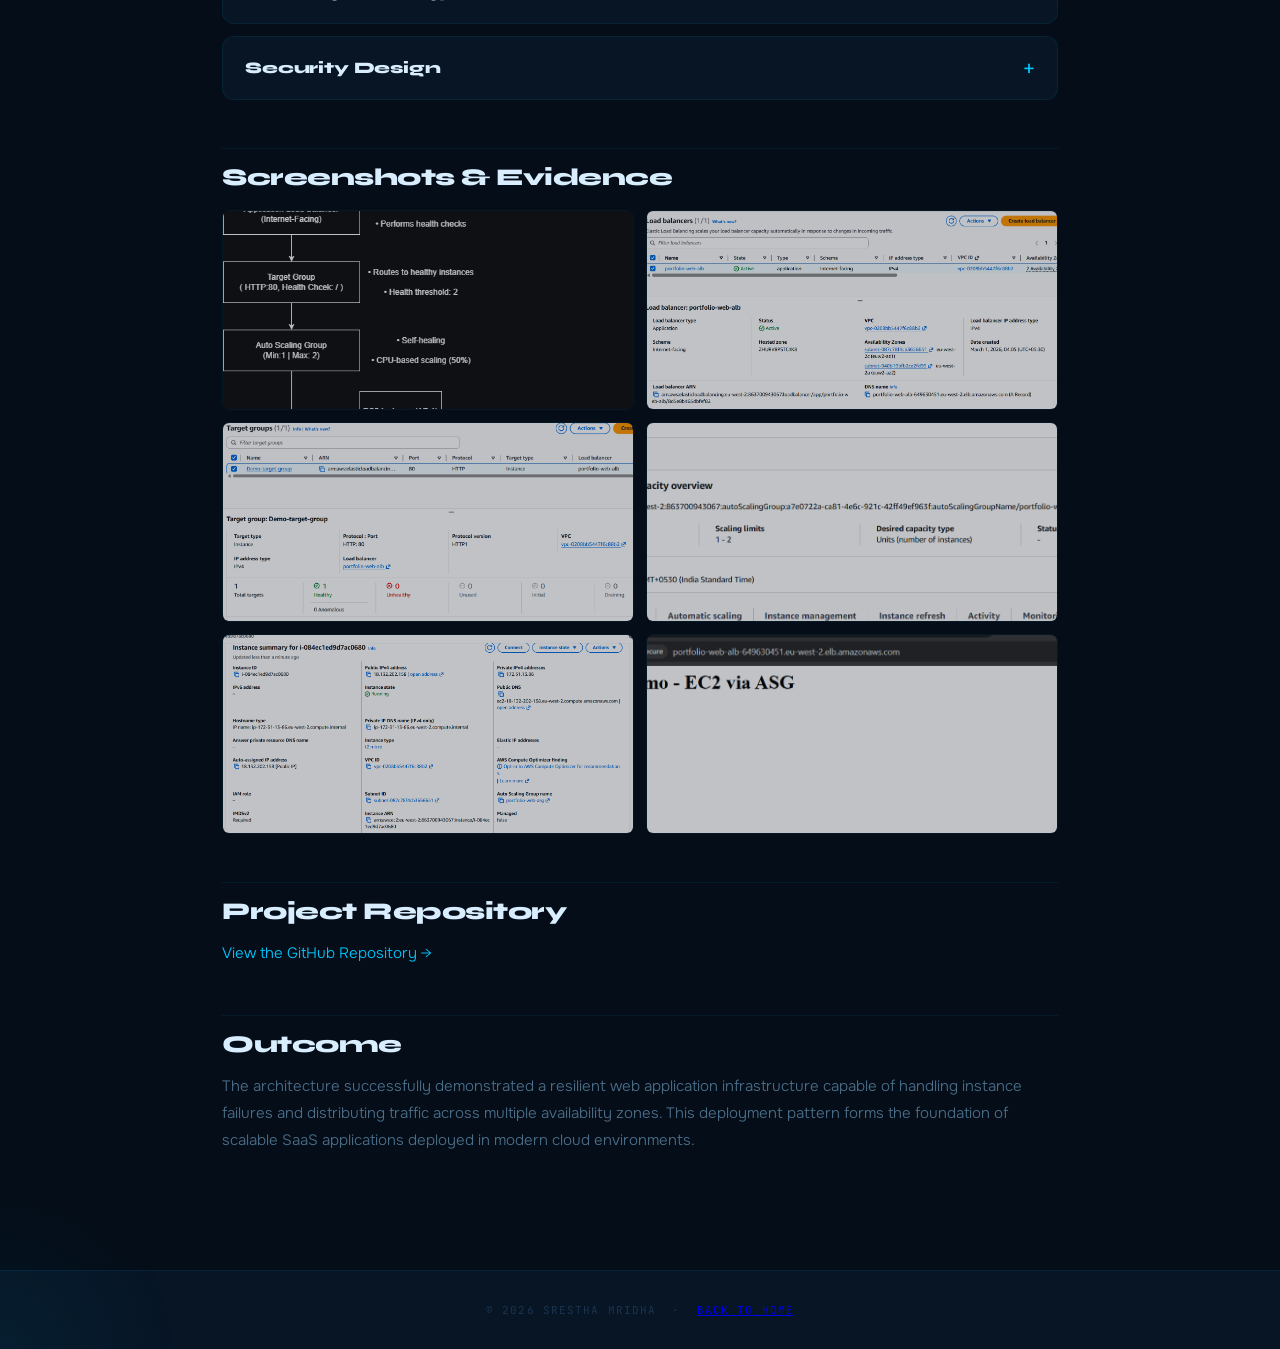
<file: projects/saas-3tier.html>
<!DOCTYPE html>
<html lang="en">
<head>
<meta charset="UTF-8">
<meta name="viewport" content="width=device-width, initial-scale=1.0">
<title>High Availability 3-Tier SaaS Architecture on AWS | Srestha Mridha</title>
<link rel="stylesheet" href="../css/style.css">
</head>
<body>

<div id="lightbox"><span id="lightbox-close">&times;</span><img id="lightbox-img"></div>

<nav class="navbar">
  <div class="logo">
    <a href="../index.html" style="text-decoration:none;color:inherit;">
      <span class="logo-bracket">[</span>srestha@cloud<span class="logo-bracket">]</span>
    </a>
  </div>
  <ul class="nav-links">
    <li><a href="../index.html#projects">Projects</a></li>
    <li><a href="../index.html#learning">Learning</a></li>
    <li><a href="../index.html#skills">Skills</a></li>
    <li><a href="../index.html#contact">Contact</a></li>
  </ul>
</nav>


<section class="section project-layout">
<div class="container">

  <h1>High Availability 3-Tier SaaS Architecture on AWS</h1>

  <div class="project-summary">
    <div class="summary-item">
      <span class="summary-label">Architecture</span>
      <span>3-Tier High Availability</span>
    </div>
    <div class="summary-item">
      <span class="summary-label">Services</span>
      <span>VPC · ALB · EC2 · ASG · RDS</span>
    </div>
    <div class="summary-item">
      <span class="summary-label">Availability</span>
      <span>Multi-AZ</span>
    </div>
    <div class="summary-item">
      <span class="summary-label">Networking</span>
      <span>Public + Private Subnets</span>
    </div>
  </div>

  <p>
    This project demonstrates a production-style web application architecture designed for
    high availability and resilience. The system distributes traffic across multiple availability
    zones using an Application Load Balancer and Auto Scaling Group while automatically
    replacing failed instances.
  </p>

  <h2>Objective</h2>
  <ul>
    <li>Design a resilient multi-AZ web infrastructure</li>
    <li>Distribute traffic using an Application Load Balancer</li>
    <li>Automatically replace unhealthy compute instances</li>
    <li>Implement horizontal scaling during load spikes</li>
  </ul>

  <h2>Architecture Overview</h2>
  <p>
    <strong>User → Internet-Facing ALB → Target Group → Auto Scaling Group → EC2 Instances</strong>
  </p>
  <p>
    Incoming traffic is distributed across EC2 instances running in multiple availability zones.
    Health checks ensure traffic is routed only to healthy instances, while the Auto Scaling Group
    automatically launches replacement instances if failures occur.
  </p>

  <details class="case-step" open>
    <summary>Application Load Balancer</summary>
    <ul>
      <li>Type: Application Load Balancer (internet-facing)</li>
      <li>IP address type: IPv4</li>
      <li>Availability Zones: 2</li>
      <li>Routes requests to EC2 instances through target groups</li>
    </ul>
  </details>

  <details class="case-step">
    <summary>Target Group Configuration</summary>
    <ul>
      <li>Protocol: HTTP · Port: 80 · Target type: Instance</li>
      <li>Health check path: "/" · Healthy threshold: 2</li>
      <li>Unhealthy instances automatically removed from routing pool</li>
    </ul>
  </details>

  <details class="case-step">
    <summary>Auto Scaling Group</summary>
    <ul>
      <li>Minimum: 1 instance · Maximum: 2 instances · Desired: 1</li>
      <li>Balanced distribution across availability zones</li>
      <li>Replaces failed instances automatically</li>
    </ul>
  </details>

  <details class="case-step">
    <summary>Compute Layer (EC2)</summary>
    <ul>
      <li>Instance type: t2.micro</li>
      <li>Web server: Apache installed via user-data script</li>
      <li>Deployed across multiple availability zones</li>
      <li>Security group allows traffic only from the load balancer</li>
    </ul>
    <p>User-data scripts automatically configure each instance at launch, ensuring consistent environments.</p>
  </details>

  <details class="case-step">
    <summary>Scaling Strategy</summary>
    <ul>
      <li>CPU-based scaling policy</li>
      <li>Target CPU utilization: 50%</li>
      <li>Instances launch automatically when load increases</li>
      <li>Prevents over-provisioning while maintaining performance</li>
    </ul>
  </details>

  <details class="case-step">
    <summary>Security Design</summary>
    <ul>
      <li>Internet traffic enters only through the ALB</li>
      <li>EC2 instances accept inbound traffic only from ALB security group</li>
      <li>No direct public access to backend instances</li>
    </ul>
  </details>

  <h2>Screenshots & Evidence</h2>
  <div class="image-grid">
    <img src="../assets/images/saas-3tier/architecture.png" alt="Architecture Diagram">
    <img src="../assets/images/saas-3tier/alb.png" alt="Application Load Balancer">
    <img src="../assets/images/saas-3tier/target-group.png" alt="Target Group Health">
    <img src="../assets/images/saas-3tier/asg.png" alt="Auto Scaling Group">
    <img src="../assets/images/saas-3tier/ec2.png" alt="EC2 Instance">
    <img src="../assets/images/saas-3tier/browser.png" alt="Application via Load Balancer">
  </div>

  <h2>Project Repository</h2>
  <p>
    <a href="https://github.com/SresthaMridha/aws-ha-webapp-alb-asg.git" target="_blank">
      View the GitHub Repository →
    </a>
  </p>

  <h2>Outcome</h2>
  <p>
    The architecture successfully demonstrated a resilient web application infrastructure
    capable of handling instance failures and distributing traffic across multiple availability
    zones. This deployment pattern forms the foundation of scalable SaaS applications deployed
    in modern cloud environments.
  </p>

</div>
</section>

<footer class="footer">
  <p>© 2026 Srestha Mridha &nbsp;·&nbsp; <a href="../index.html">Back to Home</a></p>
</footer>

<script src="../js/script.js"></script>
</body>
</html>
</file>
<file: css/style.css>
/* ============================================================
   SRESTHA MRIDHA — PORTFOLIO v3
   Theme: Ops Deck — deep navy · electric cyan · ops-room aesthetic
   Fonts: Syne (display) · JetBrains Mono (mono) · Onest (body)
   ============================================================ */

@import url('https://fonts.googleapis.com/css2?family=Syne:wght@700;800;900&family=JetBrains+Mono:wght@400;500;700&family=Onest:wght@300;400;500;600&display=swap');

/* ===== TOKENS ===== */
:root {
  --bg:          #050D18;
  --bg-surface:  #071525;
  --bg-card:     rgba(0, 200, 255, 0.03);
  --bg-elevated: rgba(0, 200, 255, 0.055);

  --accent:      #00C8FF;
  --accent-glow: rgba(0, 200, 255, 0.18);
  --accent-dim:  rgba(0, 200, 255, 0.1);
  --accent-rgb:  0, 200, 255;

  --warm:        #FF7A35;
  --warm-glow:   rgba(255, 122, 53, 0.15);
  --warm-dim:    rgba(255, 122, 53, 0.1);
  --warm-rgb:    255, 122, 53;

  --green:       #00E5A0;
  --green-dim:   rgba(0, 229, 160, 0.1);
  --green-glow:  rgba(0, 229, 160, 0.18);

  --text:        #D8EEFF;
  --text-muted:  #4B6F8A;
  --text-dim:    #1A3550;

  --border:        rgba(0, 200, 255, 0.08);
  --border-accent: rgba(0, 200, 255, 0.28);
  --border-warm:   rgba(255, 122, 53, 0.28);

  --shadow:      0 8px 32px rgba(0, 0, 0, 0.6);
  --shadow-cyan: 0 0 40px rgba(0, 200, 255, 0.1);

  --radius:    12px;
  --radius-sm: 7px;
  --radius-lg: 20px;

  --font-display: 'Syne', sans-serif;
  --font-mono:    'JetBrains Mono', monospace;
  --font-body:    'Onest', sans-serif;
}

/* ===== RESET ===== */
*, *::before, *::after { box-sizing: border-box; margin: 0; padding: 0; }
html { scroll-behavior: smooth; }

/* ===== BASE ===== */
body {
  font-family: var(--font-body);
  background-color: var(--bg);
  color: var(--text);
  padding-top: 68px;
  min-height: 100vh;
  cursor: url("../icons/cloud-cursor.png") 16 16, auto;
  overflow-x: hidden;
}

/* dot grid background */
body::before {
  content: '';
  position: fixed;
  inset: 0;
  background-image: radial-gradient(circle, rgba(0, 200, 255, 0.06) 1px, transparent 1px);
  background-size: 36px 36px;
  pointer-events: none;
  z-index: 0;
}

/* ambient glow top-right */
body::after {
  content: '';
  position: fixed;
  top: -250px;
  right: -150px;
  width: 700px;
  height: 700px;
  background: radial-gradient(circle, rgba(0, 200, 255, 0.055) 0%, transparent 65%);
  pointer-events: none;
  z-index: 0;
}

nav, section, footer, .stats, .tech-strip, .architecture-preview,
.marquee-strip, .container {
  position: relative;
  z-index: 1;
}

.container {
  max-width: 1140px;
  margin: 0 auto;
  padding: 0 32px;
}

/* ===== SCROLLBAR ===== */
::-webkit-scrollbar { width: 5px; }
::-webkit-scrollbar-track { background: var(--bg-surface); }
::-webkit-scrollbar-thumb { background: rgba(0, 200, 255, 0.2); border-radius: 4px; }
::-webkit-scrollbar-thumb:hover { background: rgba(0, 200, 255, 0.35); }

/* ===== CURSOR GLOW ===== */
#cursor-glow {
  position: fixed;
  width: 360px;
  height: 360px;
  border-radius: 50%;
  background: radial-gradient(circle, rgba(0, 200, 255, 0.05) 0%, transparent 70%);
  pointer-events: none;
  transform: translate(-50%, -50%);
  transition: opacity 0.3s;
  z-index: 9998;
}

/* ===== NAVBAR ===== */
.navbar {
  position: fixed;
  top: 0;
  width: 100%;
  z-index: 1000;
  display: flex;
  justify-content: space-between;
  align-items: center;
  padding: 0 40px;
  height: 68px;
  background: rgba(5, 13, 24, 0.9);
  backdrop-filter: blur(24px);
  border-bottom: 1px solid var(--border);
}

/* top scanner line */
.navbar::after {
  content: '';
  position: absolute;
  bottom: 0;
  left: 0;
  width: 0;
  height: 1px;
  background: linear-gradient(90deg, transparent, var(--accent), transparent);
  animation: scan 4s ease-in-out infinite;
}
@keyframes scan {
  0%   { width: 0; left: 0; opacity: 0; }
  20%  { opacity: 1; }
  80%  { opacity: 1; }
  100% { width: 100%; left: 0; opacity: 0; }
}

.logo {
  font-family: var(--font-mono);
  font-size: 14px;
  font-weight: 700;
  color: var(--text);
  letter-spacing: 0.04em;
  display: flex;
  align-items: center;
  gap: 8px;
}
.logo .logo-bracket { color: var(--accent); }

.nav-links {
  list-style: none;
  display: flex;
  gap: 36px;
  align-items: center;
}

.nav-links a {
  font-family: var(--font-mono);
  font-size: 11px;
  letter-spacing: 0.12em;
  text-transform: uppercase;
  text-decoration: none;
  color: var(--text-muted);
  transition: color 0.2s;
  position: relative;
}

.nav-links a:hover,
.nav-links a.active-nav { color: var(--accent); }

.nav-links a::after {
  content: '';
  position: absolute;
  left: 0;
  bottom: -4px;
  width: 0;
  height: 1px;
  background: var(--accent);
  transition: width 0.3s ease;
}
.nav-links a:hover::after,
.nav-links a.active-nav::after { width: 100%; }


/* ===== HERO ===== */
.hero {
  min-height: calc(100vh - 68px);
  display: flex;
  flex-direction: column;
  justify-content: center;
  padding: 80px 0 60px;
  position: relative;
  overflow: hidden;
}

#hero-canvas {
  position: absolute;
  inset: 0;
  width: 100%;
  height: 100%;
  z-index: 0;
  opacity: 0.25;
}

.hero-wrapper {
  position: relative;
  z-index: 2;
}

.hero-status {
  display: flex;
  align-items: center;
  gap: 20px;
  margin-bottom: 52px;
}

.status-indicator {
  display: flex;
  align-items: center;
  gap: 9px;
  background: var(--green-dim);
  border: 1px solid rgba(0, 229, 160, 0.2);
  padding: 5px 12px;
  border-radius: 4px;
}

.status-pulse {
  width: 7px;
  height: 7px;
  border-radius: 50%;
  background: var(--green);
  box-shadow: 0 0 8px var(--green);
  animation: pulse-green 2s ease-in-out infinite;
}
@keyframes pulse-green {
  0%,100% { box-shadow: 0 0 4px var(--green); opacity: 1; }
  50%      { box-shadow: 0 0 12px var(--green); opacity: 0.7; }
}

.status-text {
  font-family: var(--font-mono);
  font-size: 10px;
  letter-spacing: 0.16em;
  color: var(--green);
  font-weight: 700;
}

.status-time {
  font-family: var(--font-mono);
  font-size: 11px;
  color: var(--text-muted);
  letter-spacing: 0.06em;
}

.hero-main {
  display: grid;
  grid-template-columns: 1fr 1fr;
  gap: 80px;
  align-items: center;
}

.hero-left {}

.hero-eyebrow {
  font-family: var(--font-mono);
  font-size: 12px;
  letter-spacing: 0.06em;
  color: var(--accent);
  margin-bottom: 24px;
  opacity: 0.8;
}

.hero h1 {
  font-family: var(--font-display);
  font-size: clamp(56px, 7vw, 96px);
  font-weight: 900;
  line-height: 0.92;
  letter-spacing: -0.04em;
  color: var(--text);
  margin-bottom: 28px;
}

.hero-name-dim {
  color: transparent;
  -webkit-text-stroke: 1.5px rgba(0, 200, 255, 0.3);
}

.hero-sub {
  font-size: 16px;
  color: var(--text-muted);
  line-height: 1.75;
  font-weight: 300;
  max-width: 440px;
  margin-bottom: 32px;
}

.hero-stack {
  display: flex;
  flex-wrap: wrap;
  gap: 8px;
  margin-bottom: 40px;
}

.hero-stack span {
  font-family: var(--font-mono);
  font-size: 10px;
  letter-spacing: 0.1em;
  color: var(--accent);
  border: 1px solid var(--border-accent);
  padding: 4px 10px;
  border-radius: 4px;
  background: var(--accent-dim);
}

.hero-buttons {
  display: flex;
  gap: 14px;
  flex-wrap: wrap;
}

.cta-btn {
  font-family: var(--font-mono);
  font-size: 12px;
  letter-spacing: 0.1em;
  text-transform: uppercase;
  text-decoration: none;
  padding: 12px 28px;
  border-radius: 6px;
  transition: all 0.25s;
  display: inline-block;
}

.cta-btn:not(.secondary-btn) {
  background: var(--accent);
  color: var(--bg);
  font-weight: 700;
}
.cta-btn:not(.secondary-btn):hover {
  background: #33d4ff;
  box-shadow: 0 0 28px rgba(0, 200, 255, 0.3);
  transform: translateY(-2px);
}

.secondary-btn {
  background: transparent;
  color: var(--text-muted);
  border: 1px solid var(--border);
}
.secondary-btn:hover {
  border-color: var(--accent);
  color: var(--accent);
  transform: translateY(-2px);
}

/* Hero right: terminal */
.hero-terminal {
  background: rgba(7, 21, 37, 0.9);
  border: 1px solid var(--border);
  border-radius: var(--radius);
  overflow: hidden;
  box-shadow: 0 24px 64px rgba(0, 0, 0, 0.5), 0 0 0 1px rgba(0, 200, 255, 0.05);
  backdrop-filter: blur(12px);
}

.terminal-titlebar {
  display: flex;
  align-items: center;
  gap: 10px;
  padding: 12px 16px;
  background: rgba(0, 200, 255, 0.04);
  border-bottom: 1px solid var(--border);
}

.term-dots { display: flex; gap: 6px; }
.term-dots span {
  width: 11px; height: 11px; border-radius: 50%;
}
.term-dots span:nth-child(1) { background: #FF5F57; }
.term-dots span:nth-child(2) { background: #FFBD2E; }
.term-dots span:nth-child(3) { background: #28CA41; }

.term-filename {
  font-family: var(--font-mono);
  font-size: 11px;
  color: var(--text-muted);
  letter-spacing: 0.04em;
  margin-left: auto;
  margin-right: auto;
}

.terminal-body {
  padding: 22px 24px;
  min-height: 280px;
  font-family: var(--font-mono);
  font-size: 13px;
  line-height: 1.7;
  color: var(--text-muted);
  white-space: pre-wrap;
}

.terminal-body .t-comment { color: #2A5870; }
.terminal-body .t-keyword { color: var(--accent); }
.terminal-body .t-string  { color: var(--warm); }
.terminal-body .t-key     { color: var(--green); }
.terminal-body .t-value   { color: #A78BFA; }
.terminal-body .t-cursor  {
  display: inline-block;
  width: 8px;
  height: 14px;
  background: var(--accent);
  animation: blink 1s step-end infinite;
  vertical-align: text-bottom;
  margin-left: 2px;
}
@keyframes blink { 0%,100% { opacity: 1; } 50% { opacity: 0; } }


/* ===== MARQUEE STRIP ===== */
.marquee-strip {
  overflow: hidden;
  border-top: 1px solid var(--border);
  border-bottom: 1px solid var(--border);
  background: rgba(0, 200, 255, 0.025);
  padding: 12px 0;
  margin-top: 60px;
}

.marquee-track {
  display: flex;
  gap: 0;
  width: max-content;
  animation: marquee 40s linear infinite;
}
@keyframes marquee { from { transform: translateX(0); } to { transform: translateX(-50%); } }
.marquee-strip:hover .marquee-track { animation-play-state: paused; }

.marquee-item {
  font-family: var(--font-mono);
  font-size: 11px;
  letter-spacing: 0.12em;
  text-transform: uppercase;
  color: var(--text-muted);
  padding: 0 28px;
  white-space: nowrap;
  display: flex;
  align-items: center;
  gap: 28px;
  transition: color 0.2s;
}
.marquee-item::after {
  content: '//';
  color: var(--text-dim);
  font-size: 10px;
}
.marquee-item:hover { color: var(--accent); }


/* ===== STATS ROW ===== */
.stats-row {
  display: grid;
  grid-template-columns: repeat(4, 1fr);
  gap: 1px;
  background: var(--border);
  border: 1px solid var(--border);
  border-radius: var(--radius);
  overflow: hidden;
  margin: 60px 0;
}

.stat-cell {
  background: var(--bg-surface);
  padding: 28px 24px;
  transition: background 0.25s;
  position: relative;
}
.stat-cell:hover { background: var(--bg-elevated); }

.stat-cell::before {
  content: '';
  position: absolute;
  top: 0;
  left: 0;
  right: 0;
  height: 2px;
  background: transparent;
  transition: background 0.25s;
}
.stat-cell:hover::before { background: var(--accent); }

.stat-cell-icon {
  width: 22px;
  height: 22px;
  color: var(--accent);
  margin-bottom: 16px;
  opacity: 0.7;
}

.stat-cell h3 {
  font-family: var(--font-display);
  font-size: 15px;
  font-weight: 800;
  color: var(--text);
  letter-spacing: -0.01em;
  margin-bottom: 8px;
}

.stat-cell p {
  font-size: 13px;
  color: var(--text-muted);
  line-height: 1.6;
  font-weight: 300;
}


/* ===== ARCHITECTURE PREVIEW ===== */
.architecture-preview {
  padding: 60px 0;
}

.architecture-diagram {
  border: 1px solid var(--border);
  border-radius: var(--radius-lg);
  overflow: hidden;
  background: rgba(7, 21, 37, 0.5);
  box-shadow: 0 0 60px rgba(0, 0, 0, 0.4), 0 0 0 1px rgba(0, 200, 255, 0.05);
}

.architecture-diagram img {
  width: 100%;
  height: auto;
  display: block;
  opacity: 0.85;
  filter: hue-rotate(190deg) saturate(0.8);
}


/* ===== TECH STRIP ===== */
.tech-strip {
  padding: 48px 0;
  border-top: 1px solid var(--border);
  border-bottom: 1px solid var(--border);
  background: rgba(0, 0, 0, 0.2);
}

.logo-row {
  display: flex;
  align-items: center;
  justify-content: center;
  gap: 56px;
  flex-wrap: wrap;
}

.logo-row img {
  height: 28px;
  width: auto;
  opacity: 0.35;
  filter: brightness(0) invert(1);
  transition: opacity 0.25s, filter 0.25s;
}
.logo-row img:hover {
  opacity: 0.7;
  filter: brightness(0) saturate(100%) invert(65%) sepia(100%) saturate(400%) hue-rotate(160deg);
}


/* ===== SECTION COMMON ===== */
.section {
  padding: 100px 0;
}

.section-label {
  font-family: var(--font-mono);
  font-size: 10px;
  letter-spacing: 0.22em;
  text-transform: uppercase;
  color: var(--accent);
  margin-bottom: 12px;
  display: block;
  opacity: 0.85;
}

.section-header {
  display: flex;
  align-items: flex-end;
  justify-content: space-between;
  margin-bottom: 52px;
  padding-bottom: 20px;
  border-bottom: 1px solid var(--border);
}

h2 {
  font-family: var(--font-display);
  font-size: clamp(28px, 4vw, 44px);
  font-weight: 900;
  letter-spacing: -0.03em;
  color: var(--text);
  line-height: 1.05;
}

.section-num {
  font-family: var(--font-mono);
  font-size: 11px;
  color: var(--text-dim);
  letter-spacing: 0.12em;
  margin-bottom: 14px;
  display: block;
}

/* scroll reveal */
.reveal {
  opacity: 0;
  transform: translateY(28px);
  transition: opacity 0.65s ease, transform 0.65s ease;
}
.reveal.active {
  opacity: 1;
  transform: translateY(0);
}


/* ===== PROJECTS GRID ===== */
#projects .container { position: relative; }

/* Magazine-style grid */
.projects-grid {
  display: grid;
  grid-template-columns: repeat(12, 1fr);
  gap: 16px;
}

/* Featured: 8 cols */
.proj-card-featured {
  grid-column: span 8;
}

/* Side tall: 4 cols, spans 2 rows */
.proj-card-side {
  grid-column: span 4;
  grid-row: span 2;
}

/* Regular: 4 cols */
.proj-card-regular {
  grid-column: span 4;
}

/* Small: 4 cols */
.proj-card-small {
  grid-column: span 4;
}

.proj-card {
  background: var(--bg-surface);
  border: 1px solid var(--border);
  border-radius: var(--radius);
  padding: 28px;
  position: relative;
  overflow: hidden;
  display: flex;
  flex-direction: column;
  gap: 14px;
  transition: border-color 0.3s, transform 0.3s, box-shadow 0.3s;
}

.proj-card:hover {
  border-color: var(--border-accent);
  transform: translateY(-4px);
  box-shadow: 0 20px 48px rgba(0, 0, 0, 0.5), var(--shadow-cyan);
}

/* left status bar */
.proj-card::before {
  content: '';
  position: absolute;
  top: 0;
  left: 0;
  width: 3px;
  height: 100%;
  background: transparent;
  transition: background 0.3s;
}
.proj-card:hover::before { background: var(--accent); }

.proj-card-featured::before { background: var(--accent); }

/* deployment header */
.proj-deploy-row {
  display: flex;
  align-items: center;
  justify-content: space-between;
  gap: 12px;
}

.proj-num {
  font-family: var(--font-mono);
  font-size: 10px;
  letter-spacing: 0.14em;
  color: var(--text-dim);
}

.proj-status {
  font-family: var(--font-mono);
  font-size: 9px;
  letter-spacing: 0.12em;
  font-weight: 700;
  text-transform: uppercase;
  padding: 3px 8px;
  border-radius: 3px;
  display: flex;
  align-items: center;
  gap: 5px;
}

.proj-status::before {
  content: '';
  width: 5px; height: 5px;
  border-radius: 50%;
}

.proj-status.deployed {
  background: var(--green-dim);
  color: var(--green);
  border: 1px solid rgba(0, 229, 160, 0.2);
}
.proj-status.deployed::before { background: var(--green); }

.proj-status.private {
  background: rgba(255, 122, 53, 0.08);
  color: var(--warm);
  border: 1px solid rgba(255, 122, 53, 0.2);
}
.proj-status.private::before { background: var(--warm); }

h3 {
  font-family: var(--font-display);
  font-size: 20px;
  font-weight: 800;
  color: var(--text);
  letter-spacing: -0.02em;
  line-height: 1.1;
}

.proj-card-featured h3 { font-size: 26px; }
.proj-card-side h3 { font-size: 20px; }

.proj-card p {
  font-size: 14px;
  color: var(--text-muted);
  line-height: 1.7;
  font-weight: 300;
  flex: 1;
}

.proj-card-featured p { font-size: 15px; }

.proj-card-img {
  width: 100%;
  height: 180px;
  object-fit: cover;
  border-radius: var(--radius-sm);
  border: 1px solid var(--border);
  opacity: 0.75;
  transition: opacity 0.3s;
  filter: saturate(0.7) brightness(0.9);
}
.proj-card:hover .proj-card-img { opacity: 0.9; filter: saturate(0.9) brightness(1); }
.proj-card-featured .proj-card-img { height: 220px; }

.project-tags {
  display: flex;
  flex-wrap: wrap;
  gap: 6px;
}

.project-tags span {
  font-family: var(--font-mono);
  font-size: 9px;
  letter-spacing: 0.1em;
  text-transform: uppercase;
  color: var(--accent);
  background: var(--accent-dim);
  border: 1px solid rgba(0, 200, 255, 0.12);
  padding: 3px 8px;
  border-radius: 3px;
}

.project-links {
  display: flex;
  gap: 16px;
  align-items: center;
  margin-top: auto;
  padding-top: 8px;
  border-top: 1px solid var(--border);
}

.project-link {
  font-family: var(--font-mono);
  font-size: 11px;
  letter-spacing: 0.08em;
  color: var(--accent);
  text-decoration: none;
  transition: color 0.2s;
}
.project-link:hover { color: #fff; }

.github-link {
  font-family: var(--font-mono);
  font-size: 11px;
  letter-spacing: 0.08em;
  color: var(--text-muted);
  text-decoration: none;
  transition: color 0.2s;
}
.github-link:hover { color: var(--text); }


/* ===== LEARNING PREVIEW (homepage radial rings) ===== */
#learning {
  background: var(--bg-surface);
  border-top: 1px solid var(--border);
  border-bottom: 1px solid var(--border);
}

.learning-grid {
  display: grid;
  grid-template-columns: 1fr 2fr;
  gap: 64px;
  align-items: center;
}

.learning-intro h2 { margin-bottom: 16px; }

.learning-intro p {
  font-size: 15px;
  color: var(--text-muted);
  line-height: 1.75;
  font-weight: 300;
  margin-bottom: 28px;
}

.learning-rings {
  display: grid;
  grid-template-columns: repeat(4, 1fr);
  gap: 24px;
}

.ring-item {
  display: flex;
  flex-direction: column;
  align-items: center;
  gap: 10px;
  cursor: pointer;
  transition: transform 0.25s;
}
.ring-item:hover { transform: scale(1.05); }

.ring-svg-wrap {
  position: relative;
  width: 90px;
  height: 90px;
}

.progress-ring {
  width: 90px;
  height: 90px;
  transform: rotate(-90deg);
}

.ring-track {
  fill: none;
  stroke: rgba(0, 200, 255, 0.08);
  stroke-width: 5;
}

.ring-fill {
  fill: none;
  stroke: var(--accent);
  stroke-width: 5;
  stroke-linecap: round;
  stroke-dasharray: 226;
  stroke-dashoffset: 226;
  transition: stroke-dashoffset 1.2s cubic-bezier(0.16, 1, 0.3, 1);
}

.ring-fill.warm { stroke: var(--warm); }
.ring-fill.green { stroke: var(--green); }
.ring-fill.done { stroke: var(--green); stroke-dashoffset: 0; }

.ring-pct-label {
  position: absolute;
  inset: 0;
  display: flex;
  align-items: center;
  justify-content: center;
  font-family: var(--font-mono);
  font-size: 14px;
  font-weight: 700;
  color: var(--text);
}

.ring-label {
  font-family: var(--font-mono);
  font-size: 10px;
  letter-spacing: 0.08em;
  color: var(--text-muted);
  text-align: center;
  text-transform: uppercase;
  line-height: 1.3;
}

.ring-status-dot {
  width: 6px; height: 6px;
  border-radius: 50%;
  background: var(--green);
  box-shadow: 0 0 6px var(--green);
  animation: pulse-green 2s ease-in-out infinite;
}
.ring-item.done-track .ring-status-dot {
  background: rgba(0, 229, 160, 0.5);
  box-shadow: none;
  animation: none;
}


/* ===== LP TRACK CARDS (homepage) ===== */
/* kept for compatibility, now hidden in favor of rings — can show as fallback */
.lp-tracks-list {
  display: flex;
  flex-direction: column;
  gap: 8px;
}

.lp-track-card {
  display: block;
  background: var(--bg-card);
  border: 1px solid var(--border);
  border-radius: var(--radius-sm);
  padding: 14px 18px;
  text-decoration: none;
  transition: border-color 0.25s, background 0.25s;
}
.lp-track-card:hover {
  border-color: var(--border-accent);
  background: var(--bg-elevated);
}

.lp-track-top {
  display: flex;
  justify-content: space-between;
  align-items: center;
  margin-bottom: 8px;
}

.lp-track-name {
  font-size: 13px;
  font-weight: 500;
  color: var(--text);
}

.lp-track-pct {
  font-family: var(--font-mono);
  font-size: 11px;
  color: var(--accent);
  font-weight: 700;
}

.lp-bar {
  height: 3px;
  background: rgba(255,255,255,0.05);
  border-radius: 2px;
  overflow: hidden;
}

.lp-bar-fill {
  height: 100%;
  background: linear-gradient(90deg, var(--accent), rgba(0,200,255,0.4));
  border-radius: 2px;
  transition: width 0.8s cubic-bezier(0.16, 1, 0.3, 1);
}

.lp-bar-dim { background: linear-gradient(90deg, #1A3550, transparent); }

.lp-track-status { margin-top: 6px; }

.lp-pill {
  font-family: var(--font-mono);
  font-size: 9px;
  letter-spacing: 0.1em;
  text-transform: uppercase;
  padding: 2px 7px;
  border-radius: 3px;
  background: var(--accent-dim);
  color: var(--accent);
  border: 1px solid rgba(0, 200, 255, 0.15);
  font-weight: 700;
}


/* ===== SKILLS SECTION ===== */
.skills-block {
  display: grid;
  grid-template-columns: repeat(4, 1fr);
  gap: 24px;
}

.skills-category {
  background: var(--bg-surface);
  border: 1px solid var(--border);
  border-radius: var(--radius);
  padding: 24px;
  transition: border-color 0.3s;
}
.skills-category:hover { border-color: var(--border-accent); }

.skills-category-label {
  font-family: var(--font-mono);
  font-size: 10px;
  letter-spacing: 0.16em;
  text-transform: uppercase;
  color: var(--accent);
  margin-bottom: 18px;
  padding-bottom: 12px;
  border-bottom: 1px solid var(--border);
  display: block;
}

.skills-list {
  list-style: none;
  display: flex;
  flex-direction: column;
  gap: 0;
}

.skills-list li {
  font-size: 13px;
  color: var(--text-muted);
  padding: 8px 0;
  border-bottom: 1px solid var(--border);
  transition: color 0.2s, padding-left 0.2s;
  position: relative;
  padding-left: 0;
}
.skills-list li:last-child { border-bottom: none; }
.skills-list li:hover {
  color: var(--text);
  padding-left: 8px;
}
.skills-list li::before {
  content: '›';
  position: absolute;
  left: -10px;
  color: var(--accent);
  opacity: 0;
  transition: opacity 0.2s, left 0.2s;
}
.skills-list li:hover::before { opacity: 1; left: 0; }

/* override for homepage inline display */
ul.skills-list {
  display: flex;
  flex-wrap: wrap;
  gap: 8px;
  flex-direction: row;
  margin-top: 20px;
}
ul.skills-list li {
  font-family: var(--font-mono);
  font-size: 10px;
  letter-spacing: 0.08em;
  text-transform: uppercase;
  padding: 5px 12px;
  border: 1px solid var(--border);
  border-radius: 4px;
  color: var(--text-muted);
  position: static;
  transition: border-color 0.2s, color 0.2s;
}
ul.skills-list li::before { display: none; }
ul.skills-list li:hover {
  border-color: var(--border-accent);
  color: var(--accent);
  padding-left: 12px;
}


/* ===== SERVICES SECTION ===== */
.services-grid {
  display: grid;
  grid-template-columns: repeat(3, 1fr);
  gap: 16px;
  margin-top: 40px;
}

.service-card {
  background: var(--bg-surface);
  border: 1px solid var(--border);
  border-radius: var(--radius);
  padding: 28px;
  transition: border-color 0.3s, transform 0.3s;
}

.service-card:hover {
  border-color: var(--border-accent);
  transform: translateY(-3px);
}

.service-card h3 {
  font-family: var(--font-display);
  font-size: 17px;
  font-weight: 800;
  color: var(--text);
  letter-spacing: -0.01em;
  margin-bottom: 10px;
}

.service-card p {
  font-size: 14px;
  color: var(--text-muted);
  line-height: 1.65;
  font-weight: 300;
}


/* ===== CONTACT SECTION ===== */
#contact p {
  font-size: 15px;
  color: var(--text-muted);
  line-height: 1.7;
  margin-bottom: 32px;
  max-width: 520px;
}

.contact-links {
  display: flex;
  flex-direction: column;
  gap: 14px;
}

.contact-links p {
  font-family: var(--font-mono);
  font-size: 13px;
  color: var(--text-muted);
  margin: 0;
}

.contact-links a {
  color: var(--accent);
  text-decoration: none;
  transition: color 0.2s;
}
.contact-links a:hover { color: #fff; }


/* ===== FOOTER ===== */
.footer {
  padding: 32px 40px;
  border-top: 1px solid var(--border);
  text-align: center;
  background: var(--bg-surface);
}

.footer p {
  font-family: var(--font-mono);
  font-size: 11px;
  letter-spacing: 0.1em;
  color: var(--text-dim);
  text-transform: uppercase;
}


/* ===== LIGHTBOX ===== */
#lightbox {
  display: none;
  position: fixed;
  inset: 0;
  background: rgba(5, 13, 24, 0.95);
  z-index: 9999;
  align-items: center;
  justify-content: center;
  backdrop-filter: blur(10px);
}
#lightbox.active { display: flex; }

#lightbox-img {
  max-width: 90vw;
  max-height: 90vh;
  border-radius: var(--radius);
  box-shadow: 0 32px 80px rgba(0,0,0,0.8);
  border: 1px solid var(--border);
}

#lightbox-close {
  position: fixed;
  top: 28px;
  right: 36px;
  font-size: 32px;
  color: var(--text-muted);
  cursor: pointer;
  font-family: var(--font-mono);
  transition: color 0.2s;
  z-index: 10000;
}
#lightbox-close:hover { color: var(--accent); }


/* ===== PROJECT PAGES ===== */
.project-layout {
  max-width: 900px;
  margin: 0 auto;
}

.project-layout .container { max-width: 900px; }

.project-layout h1 {
  font-family: var(--font-display);
  font-size: clamp(28px, 4vw, 48px);
  font-weight: 900;
  letter-spacing: -0.03em;
  color: var(--text);
  margin-bottom: 28px;
  line-height: 1.05;
}

.project-layout h2 {
  font-family: var(--font-display);
  font-size: 24px;
  font-weight: 800;
  letter-spacing: -0.02em;
  color: var(--text);
  margin: 48px 0 16px;
  padding-top: 16px;
  border-top: 1px solid var(--border);
}

.project-layout p {
  font-size: 15px;
  color: var(--text-muted);
  line-height: 1.8;
  margin-bottom: 16px;
  font-weight: 300;
}

.project-layout p strong {
  color: var(--text);
  font-weight: 600;
}

.project-layout ul {
  list-style: none;
  padding: 0;
  margin: 16px 0;
}

.project-layout ul li {
  font-size: 14px;
  color: var(--text-muted);
  padding: 7px 0 7px 22px;
  position: relative;
  border-bottom: 1px solid var(--border);
  line-height: 1.6;
}
.project-layout ul li:last-child { border-bottom: none; }
.project-layout ul li::before {
  content: '▸';
  position: absolute;
  left: 4px;
  color: var(--accent);
  font-size: 11px;
  opacity: 0.7;
}

.project-layout a {
  color: var(--accent);
  text-decoration: none;
  transition: color 0.2s;
}
.project-layout a:hover { color: #fff; }

.project-summary {
  display: grid;
  grid-template-columns: repeat(auto-fill, minmax(160px, 1fr));
  gap: 12px;
  margin: 28px 0 40px;
  padding: 24px;
  background: var(--bg-surface);
  border: 1px solid var(--border);
  border-radius: var(--radius);
}

.summary-item {
  display: flex;
  flex-direction: column;
  gap: 5px;
}

.summary-label {
  font-family: var(--font-mono);
  font-size: 9px;
  letter-spacing: 0.16em;
  text-transform: uppercase;
  color: var(--accent);
  opacity: 0.8;
}

.summary-item > span:last-child {
  font-size: 13px;
  color: var(--text);
  font-weight: 500;
}

.architecture-banner {
  margin: 28px 0;
  border-radius: var(--radius);
  overflow: hidden;
  border: 1px solid var(--border);
  background: rgba(7, 21, 37, 0.5);
}

.architecture-banner img {
  width: 100%;
  height: auto;
  display: block;
  opacity: 0.8;
}

.diagram-caption {
  font-family: var(--font-mono);
  font-size: 11px;
  color: var(--text-dim);
  text-align: center;
  padding-top: 0 !important;
  margin-bottom: 32px !important;
}

.image-grid {
  display: grid;
  grid-template-columns: repeat(auto-fill, minmax(280px, 1fr));
  gap: 12px;
  margin: 20px 0;
}

.image-grid img {
  width: 100%;
  height: 200px;
  object-fit: cover;
  border-radius: var(--radius-sm);
  border: 1px solid var(--border);
  cursor: pointer;
  transition: opacity 0.25s, border-color 0.25s, transform 0.25s;
  opacity: 0.75;
}
.image-grid img:hover {
  opacity: 1;
  border-color: var(--border-accent);
  transform: scale(1.02);
}

.case-step {
  border: 1px solid var(--border);
  border-radius: var(--radius);
  overflow: hidden;
  margin: 12px 0;
  background: var(--bg-surface);
  transition: border-color 0.3s;
}
.case-step:hover { border-color: var(--border-accent); }
.case-step[open] { border-color: var(--border-accent); }

.case-step summary {
  font-family: var(--font-display);
  font-size: 16px;
  font-weight: 800;
  color: var(--text);
  padding: 18px 22px;
  cursor: pointer;
  letter-spacing: -0.01em;
  list-style: none;
  display: flex;
  align-items: center;
  justify-content: space-between;
  transition: background 0.2s;
}
.case-step summary:hover { background: var(--bg-elevated); }
.case-step summary::after {
  content: '+';
  font-family: var(--font-mono);
  color: var(--accent);
  font-size: 20px;
  font-weight: 400;
  transition: transform 0.3s;
}
.case-step[open] summary::after { transform: rotate(45deg); }

.case-step > p,
.case-step ul,
.case-step .image-grid {
  padding: 0 22px 18px;
}

.case-step > p { padding-top: 4px; }
.case-step ul { padding-top: 4px; }

.project-links {
  display: flex;
  gap: 20px;
  margin-top: 48px;
  padding-top: 24px;
  border-top: 1px solid var(--border);
}

.project-links a {
  font-family: var(--font-mono);
  font-size: 12px;
  letter-spacing: 0.08em;
  text-transform: uppercase;
  color: var(--accent);
  text-decoration: none;
  transition: color 0.2s;
  padding: 10px 20px;
  border: 1px solid var(--border-accent);
  border-radius: var(--radius-sm);
}
.project-links a:hover {
  background: var(--accent-dim);
  color: #fff;
}


/* ===== LEARNING TRACKER PAGE ===== */
.tracker-header { margin-bottom: 48px; }

.tracker-meta {
  font-family: var(--font-mono);
  font-size: 12px;
  color: var(--text-muted);
  letter-spacing: 0.06em;
  margin-top: 10px;
}

.overall-progress {
  background: var(--bg-surface);
  border: 1px solid var(--border);
  border-radius: var(--radius);
  padding: 28px 32px;
  margin-bottom: 48px;
  display: grid;
  grid-template-columns: 1fr 1fr 1fr;
  gap: 28px;
}

.stat-chip { display: flex; flex-direction: column; gap: 6px; }
.chip-label {
  font-family: var(--font-mono);
  font-size: 10px;
  letter-spacing: 0.14em;
  text-transform: uppercase;
  color: var(--text-muted);
}
.chip-value {
  font-family: var(--font-display);
  font-size: 32px;
  font-weight: 800;
  color: var(--text);
  line-height: 1;
}
.chip-value span { font-size: 15px; color: var(--text-muted); font-weight: 400; }
.stat-chip.highlight .chip-value { color: var(--accent); }

.tracker-legend {
  display: flex;
  gap: 24px;
  flex-wrap: wrap;
  margin-bottom: 28px;
  padding: 12px 18px;
  background: var(--bg-card);
  border: 1px solid var(--border);
  border-radius: var(--radius-sm);
}
.legend-item {
  display: flex;
  align-items: center;
  gap: 8px;
  font-family: var(--font-mono);
  font-size: 11px;
  color: var(--text-muted);
  letter-spacing: 0.04em;
}
.legend-dot {
  width: 10px; height: 10px;
  border-radius: 50%;
  border: 2px solid;
  flex-shrink: 0;
}
.legend-dot.done    { background: var(--accent); border-color: var(--accent); }
.legend-dot.active  { background: rgba(255,184,0,0.2); border-color: #ffb800; }
.legend-dot.planned { background: transparent; border-color: var(--text-dim); }

.tracks-container { display: flex; flex-direction: column; gap: 32px; }

.track {
  background: var(--bg-surface);
  border: 1px solid var(--border);
  border-radius: var(--radius);
  overflow: hidden;
  transition: border-color 0.3s, box-shadow 0.3s;
}
.track:hover { border-color: var(--border-accent); box-shadow: 0 0 32px rgba(0,200,255,0.05); }
.track[data-status="active"]   { border-left: 3px solid var(--accent); }
.track[data-status="upcoming"] { border-left: 3px solid #1A3550; }
.track[data-status="done"]     { border-left: 3px solid var(--green); }

.track-header {
  padding: 22px 26px 18px;
  display: grid;
  grid-template-columns: auto 1fr auto auto;
  gap: 18px;
  align-items: start;
  cursor: pointer;
  user-select: none;
}

.track-icon {
  width: 40px; height: 40px;
  border-radius: 9px;
  background: var(--accent-dim);
  border: 1px solid var(--border-accent);
  display: flex;
  align-items: center;
  justify-content: center;
  flex-shrink: 0;
}
.track-icon i { width: 17px; height: 17px; color: var(--accent); }
.track[data-status="upcoming"] .track-icon { background: rgba(26,53,80,0.3); border-color: rgba(26,53,80,0.5); }
.track[data-status="upcoming"] .track-icon i { color: var(--text-muted); }
.track[data-status="done"] .track-icon { background: var(--green-dim); border-color: rgba(0,229,160,0.25); }
.track[data-status="done"] .track-icon i { color: var(--green); }

.track-title-group { min-width: 0; }
.track-name {
  font-family: var(--font-display);
  font-size: 17px;
  font-weight: 800;
  color: var(--text);
  letter-spacing: -0.02em;
  margin-bottom: 5px;
}
.track-desc { font-size: 13px; color: var(--text-muted); font-weight: 300; line-height: 1.5; }

.track-right {
  display: flex;
  flex-direction: column;
  align-items: flex-end;
  gap: 8px;
  flex-shrink: 0;
}

.track-badge {
  font-family: var(--font-mono);
  font-size: 10px;
  letter-spacing: 0.1em;
  text-transform: uppercase;
  padding: 3px 9px;
  border-radius: 4px;
  font-weight: 700;
}
.badge-active   { background: var(--accent-dim); color: var(--accent); border: 1px solid rgba(0,200,255,0.2); }
.badge-done     { background: var(--green-dim); color: var(--green); border: 1px solid rgba(0,229,160,0.2); }
.badge-upcoming { background: rgba(26,53,80,0.2); color: var(--text-muted); border: 1px solid rgba(26,53,80,0.4); }

.track-progress-wrap { display: flex; flex-direction: column; align-items: flex-end; gap: 5px; }
.track-pct { font-family: var(--font-mono); font-size: 12px; color: var(--accent); font-weight: 700; }
.track[data-status="upcoming"] .track-pct { color: var(--text-muted); }
.track[data-status="done"] .track-pct { color: var(--green); }

.track-bar { width: 90px; height: 3px; background: rgba(255,255,255,0.05); border-radius: 2px; overflow: hidden; }
.track-bar-fill {
  height: 100%;
  border-radius: 2px;
  background: linear-gradient(90deg, var(--accent), rgba(0,200,255,0.4));
  transition: width 0.9s cubic-bezier(0.16, 1, 0.3, 1);
}
.track[data-status="upcoming"] .track-bar-fill { background: linear-gradient(90deg, #1A3550, transparent); }
.track[data-status="done"] .track-bar-fill { background: linear-gradient(90deg, var(--green), rgba(0,229,160,0.4)); }

.track-toggle-icon {
  font-family: var(--font-mono);
  font-size: 20px;
  color: var(--accent);
  line-height: 1;
  align-self: center;
  transition: transform 0.3s;
}
.track.expanded .track-toggle-icon { transform: rotate(45deg); }

.track-body { padding: 0 26px 26px; display: none; }
.track.expanded .track-body { display: block; }

.subtopic-ladder {
  display: flex;
  flex-direction: column;
  position: relative;
  padding-left: 20px;
  margin-top: 4px;
}
.subtopic-ladder::before {
  content: '';
  position: absolute;
  left: 6px; top: 10px; bottom: 10px;
  width: 1px;
  background: linear-gradient(to bottom, var(--accent), transparent);
  opacity: 0.2;
}

.subtopic-row {
  display: grid;
  grid-template-columns: 12px 1fr auto;
  gap: 14px;
  align-items: center;
  padding: 10px 0;
  border-bottom: 1px solid var(--border);
}
.subtopic-row:last-child { border-bottom: none; }

.rung-dot {
  width: 12px; height: 12px;
  border-radius: 50%;
  border: 2px solid;
  position: relative;
  z-index: 1;
  flex-shrink: 0;
  display: flex;
  align-items: center;
  justify-content: center;
}
.rung-dot.done {
  background: var(--accent);
  border-color: var(--accent);
  box-shadow: 0 0 8px rgba(0,200,255,0.4);
}
.rung-dot.done::after {
  content: '';
  display: block;
  width: 4px; height: 3px;
  border-left: 1.5px solid var(--bg);
  border-bottom: 1.5px solid var(--bg);
  transform: rotate(-45deg) translate(1px,-1px);
}
.rung-dot.active {
  background: rgba(255,184,0,0.2);
  border-color: #ffb800;
  animation: pulse-rung 2s ease-in-out infinite;
}
.rung-dot.active::after {
  content: '';
  display: block;
  width: 5px; height: 5px;
  border-radius: 50%;
  background: #ffb800;
}
@keyframes pulse-rung {
  0%,100% { box-shadow: 0 0 0 0 rgba(255,184,0,0.3); }
  50%      { box-shadow: 0 0 0 4px rgba(255,184,0,0); }
}
.rung-dot.planned { background: transparent; border-color: var(--text-dim); }

.subtopic-info { min-width: 0; }
.subtopic-name { font-size: 13px; font-weight: 500; color: var(--text); margin-bottom: 2px; }
.subtopic-row.planned .subtopic-name { color: var(--text-muted); }
.subtopic-note { font-family: var(--font-mono); font-size: 10px; color: var(--text-dim); letter-spacing: 0.03em; }

.status-pill {
  font-family: var(--font-mono);
  font-size: 10px;
  letter-spacing: 0.08em;
  text-transform: uppercase;
  padding: 3px 7px;
  border-radius: 3px;
  white-space: nowrap;
  font-weight: 700;
}
.pill-done    { background: var(--accent-dim); color: var(--accent); border: 1px solid rgba(0,200,255,0.18); }
.pill-active  { background: rgba(255,184,0,0.1); color: #ffb800; border: 1px solid rgba(255,184,0,0.2); }
.pill-planned { background: rgba(26,53,80,0.2); color: var(--text-muted); border: 1px solid rgba(26,53,80,0.4); }

.subtopic-section-label {
  font-family: var(--font-mono);
  font-size: 10px;
  letter-spacing: 0.14em;
  text-transform: uppercase;
  color: var(--text-dim);
  padding: 14px 0 6px;
  margin-left: -20px;
  padding-left: 20px;
}

/* Edit mode styles */
.edit-mode-btn {
  position: fixed;
  bottom: 32px;
  right: 32px;
  z-index: 999;
  font-family: var(--font-mono);
  font-size: 11px;
  letter-spacing: 0.1em;
  text-transform: uppercase;
  padding: 12px 20px;
  background: var(--bg-surface);
  border: 1px solid var(--border-accent);
  border-radius: var(--radius-sm);
  color: var(--accent);
  cursor: pointer;
  transition: all 0.25s;
  display: flex;
  align-items: center;
  gap: 8px;
  box-shadow: 0 8px 32px rgba(0,0,0,0.4);
}
.edit-mode-btn:hover {
  background: var(--accent-dim);
  box-shadow: 0 0 24px rgba(0,200,255,0.2);
}
.edit-mode-btn.active {
  background: var(--accent);
  color: var(--bg);
  font-weight: 700;
  box-shadow: 0 0 28px rgba(0,200,255,0.3);
}

.edit-dot { width: 7px; height: 7px; border-radius: 50%; background: currentColor; }

/* In edit mode, show edit controls */
.tracker-edit-row {
  display: none;
  align-items: center;
  gap: 12px;
  padding: 10px 26px;
  background: rgba(0,200,255,0.04);
  border-top: 1px solid var(--border);
}
.edit-active .tracker-edit-row { display: flex; }

.edit-pct-wrap {
  display: flex;
  align-items: center;
  gap: 8px;
  font-family: var(--font-mono);
  font-size: 11px;
  color: var(--text-muted);
}

.edit-pct-wrap input[type=range] {
  width: 140px;
  accent-color: var(--accent);
  cursor: pointer;
}

.edit-pct-display {
  font-family: var(--font-mono);
  font-size: 13px;
  color: var(--accent);
  font-weight: 700;
  min-width: 36px;
}

.edit-status-select {
  font-family: var(--font-mono);
  font-size: 11px;
  background: var(--bg-elevated);
  border: 1px solid var(--border-accent);
  color: var(--text);
  padding: 5px 10px;
  border-radius: 4px;
  cursor: pointer;
  letter-spacing: 0.06em;
}

.save-track-btn {
  font-family: var(--font-mono);
  font-size: 10px;
  letter-spacing: 0.1em;
  text-transform: uppercase;
  padding: 6px 14px;
  background: var(--green-dim);
  color: var(--green);
  border: 1px solid rgba(0,229,160,0.25);
  border-radius: 4px;
  cursor: pointer;
  transition: background 0.2s;
}
.save-track-btn:hover { background: rgba(0,229,160,0.15); }

/* subtopic edit controls */
.subtopic-edit-controls {
  display: none;
  gap: 8px;
}
.edit-active .subtopic-edit-controls { display: flex; }

.subtopic-status-select {
  font-family: var(--font-mono);
  font-size: 10px;
  background: var(--bg-elevated);
  border: 1px solid var(--border);
  color: var(--text);
  padding: 3px 8px;
  border-radius: 4px;
  cursor: pointer;
}

.save-toast {
  position: fixed;
  bottom: 90px;
  right: 32px;
  background: var(--green-dim);
  border: 1px solid rgba(0,229,160,0.3);
  color: var(--green);
  font-family: var(--font-mono);
  font-size: 11px;
  letter-spacing: 0.06em;
  padding: 10px 18px;
  border-radius: var(--radius-sm);
  opacity: 0;
  transform: translateY(10px);
  transition: all 0.3s;
  pointer-events: none;
  z-index: 1000;
}
.save-toast.show { opacity: 1; transform: translateY(0); }


/* ===== RESPONSIVE ===== */
@media (max-width: 1024px) {
  .hero-main { grid-template-columns: 1fr; gap: 48px; }
  .hero-terminal { max-width: 560px; }
  .skills-block { grid-template-columns: repeat(2, 1fr); }
  .proj-card-featured { grid-column: span 12; }
  .proj-card-side { grid-column: span 12; grid-row: span 1; }
  .proj-card-regular { grid-column: span 6; }
  .proj-card-small { grid-column: span 4; }
  .learning-rings { grid-template-columns: repeat(4, 1fr); }
}

@media (max-width: 900px) {
  .stats-row { grid-template-columns: 1fr 1fr; }
  .services-grid { grid-template-columns: 1fr 1fr; }
  .learning-grid { grid-template-columns: 1fr; gap: 48px; }
  .overall-progress { grid-template-columns: 1fr 1fr; }
  .track-header { grid-template-columns: auto 1fr; }
  .track-right { display: none; }
  .learning-rings { grid-template-columns: repeat(4, 1fr); }
}

@media (max-width: 680px) {
  .navbar { padding: 0 20px; }
  .nav-links { gap: 20px; }
  .hero h1 { font-size: 48px; }
  .proj-card-regular { grid-column: span 12; }
  .proj-card-small { grid-column: span 12; }
  .skills-block { grid-template-columns: 1fr; }
  .services-grid { grid-template-columns: 1fr; }
  .overall-progress { grid-template-columns: 1fr 1fr; }
  .subtopic-row { grid-template-columns: 12px 1fr; }
  .status-pill { display: none; }
  .learning-rings { grid-template-columns: repeat(4, 1fr); gap: 12px; }
  .ring-svg-wrap { width: 70px; height: 70px; }
  .progress-ring { width: 70px; height: 70px; }
}

@media (max-width: 440px) {
  .hero h1 { font-size: 40px; }
  .hero-buttons { flex-direction: column; }
  .overall-progress { grid-template-columns: 1fr; }
  .learning-rings { grid-template-columns: repeat(2, 1fr); }
}
</file>
